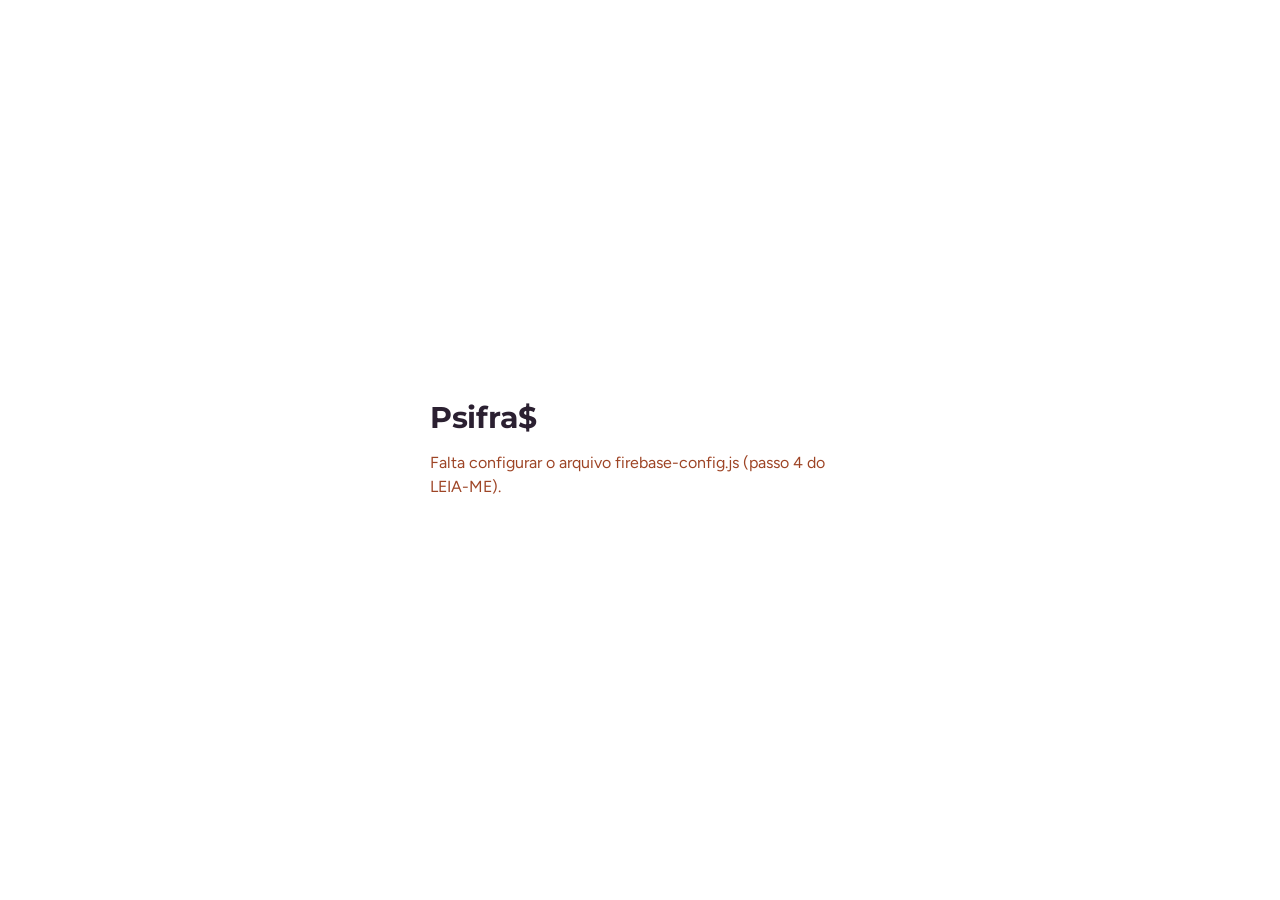
<file: clinica/index.html>
<!doctype html>
<html lang="pt-BR"><head><meta charset="utf-8">
<meta name="viewport" content="width=device-width,initial-scale=1,viewport-fit=cover">
<meta name="theme-color" content="#2B2031">
<meta name="robots" content="noindex">
<title>Psifra$</title>
<link rel="preconnect" href="https://fonts.googleapis.com"><link rel="preconnect" href="https://fonts.gstatic.com" crossorigin>
<link rel="stylesheet" href="https://fonts.googleapis.com/css2?family=Figtree:wght@300;400;600;700&family=Montserrat:wght@400;700&display=swap">
<link rel="stylesheet" href="style.css">
</head><body>
<div id="app"><div class="center"><span class="spin" aria-label="Carregando"></span></div></div>
<div id="print" aria-hidden="true"></div>
<script src="firebase-config.js"></script>
<script src="vendor/firebase-app-compat.js"></script>
<script src="vendor/firebase-app-check-compat.js"></script>
<script src="vendor/firebase-auth-compat.js"></script>
<script src="vendor/firebase-firestore-compat.js"></script>
<script src="vendor/qrcode.js"></script>
<script src="core.js"></script>
<script>document.title = window.CC.appName;</script>
<script src="app.js"></script>
</body></html>
</file>
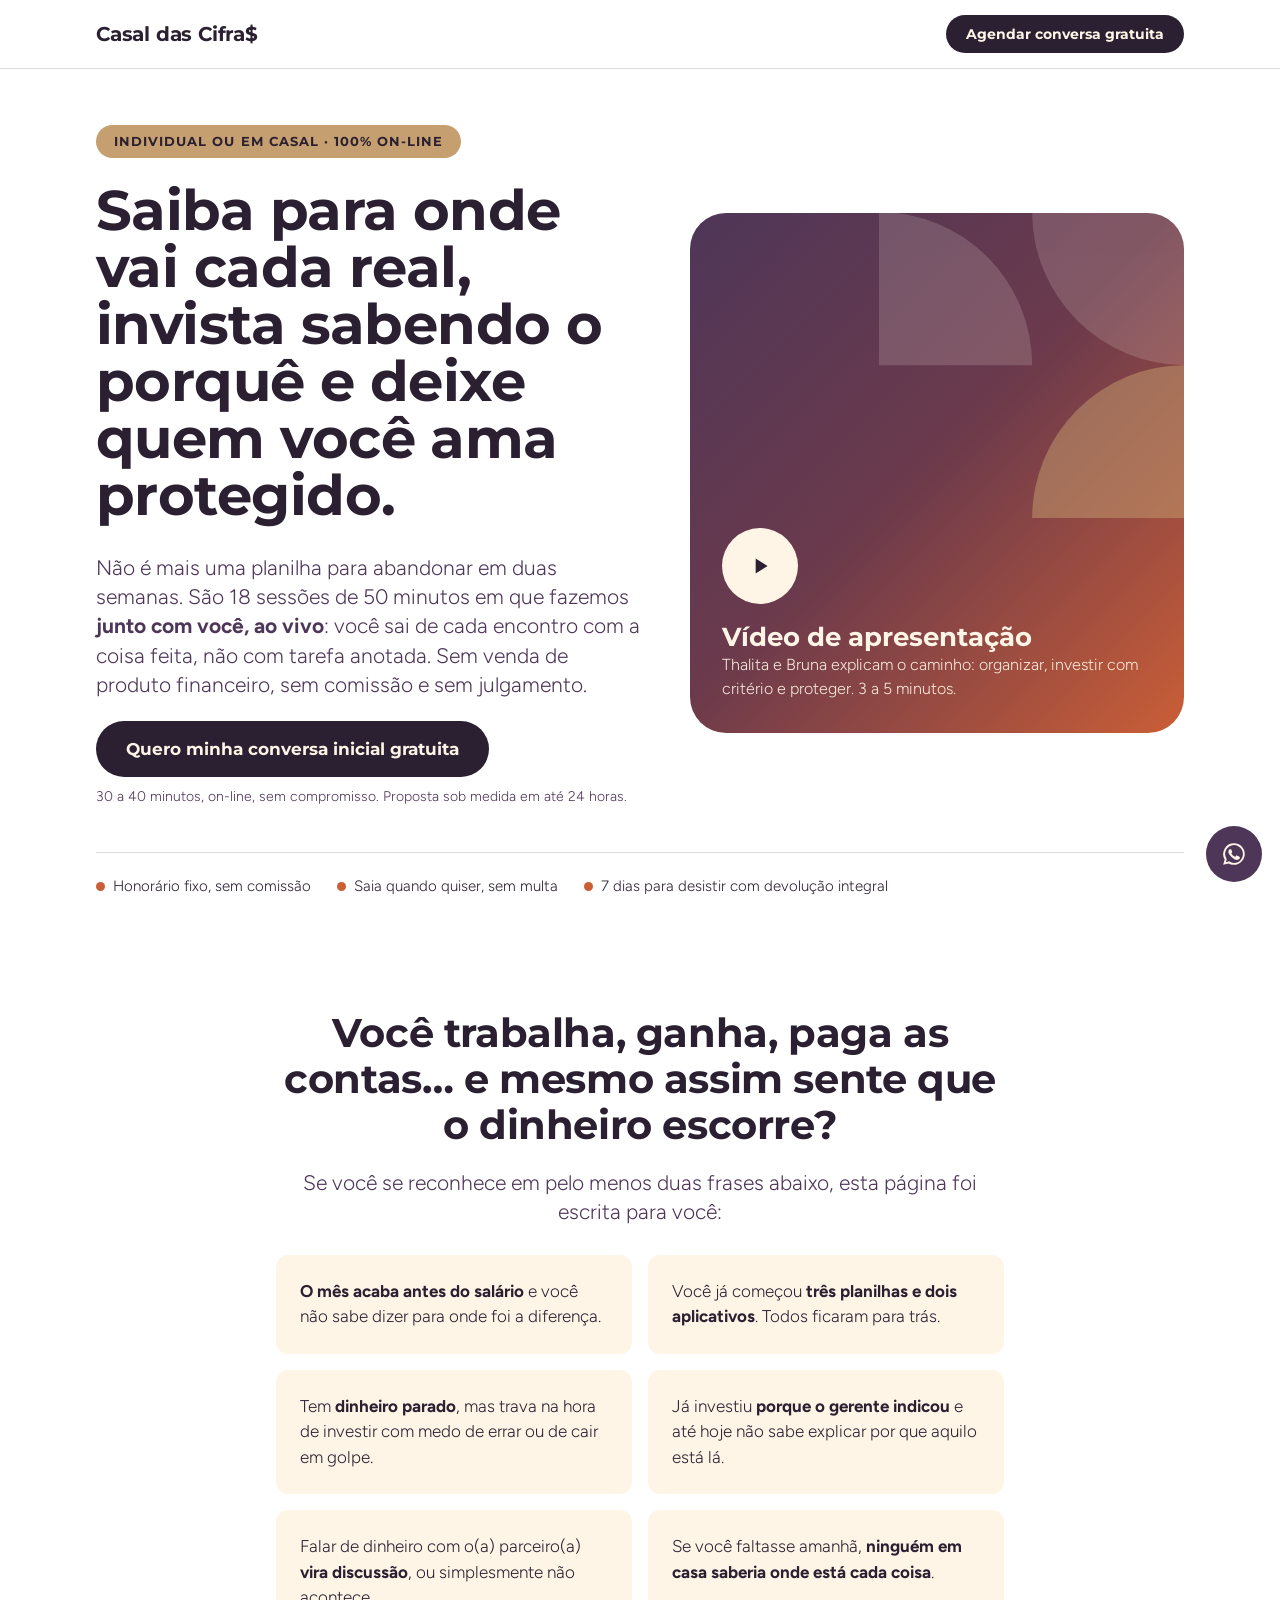
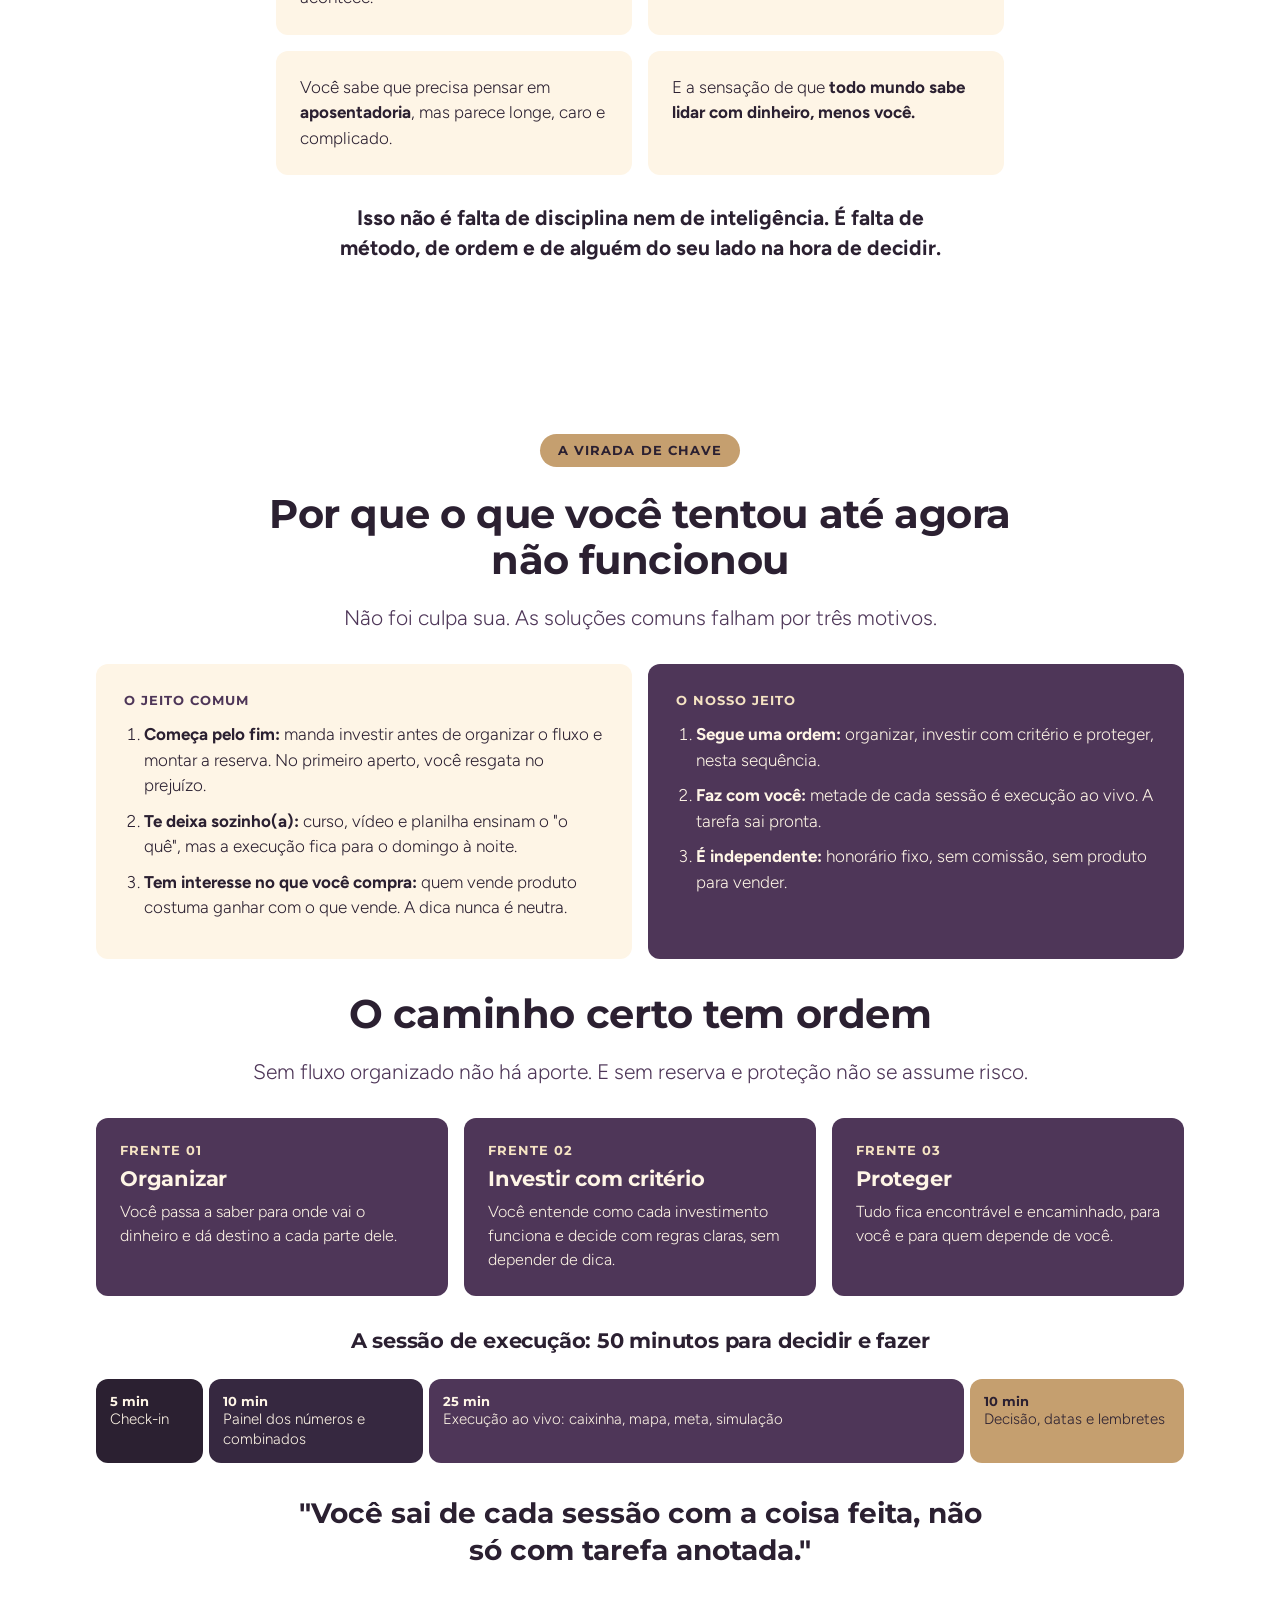
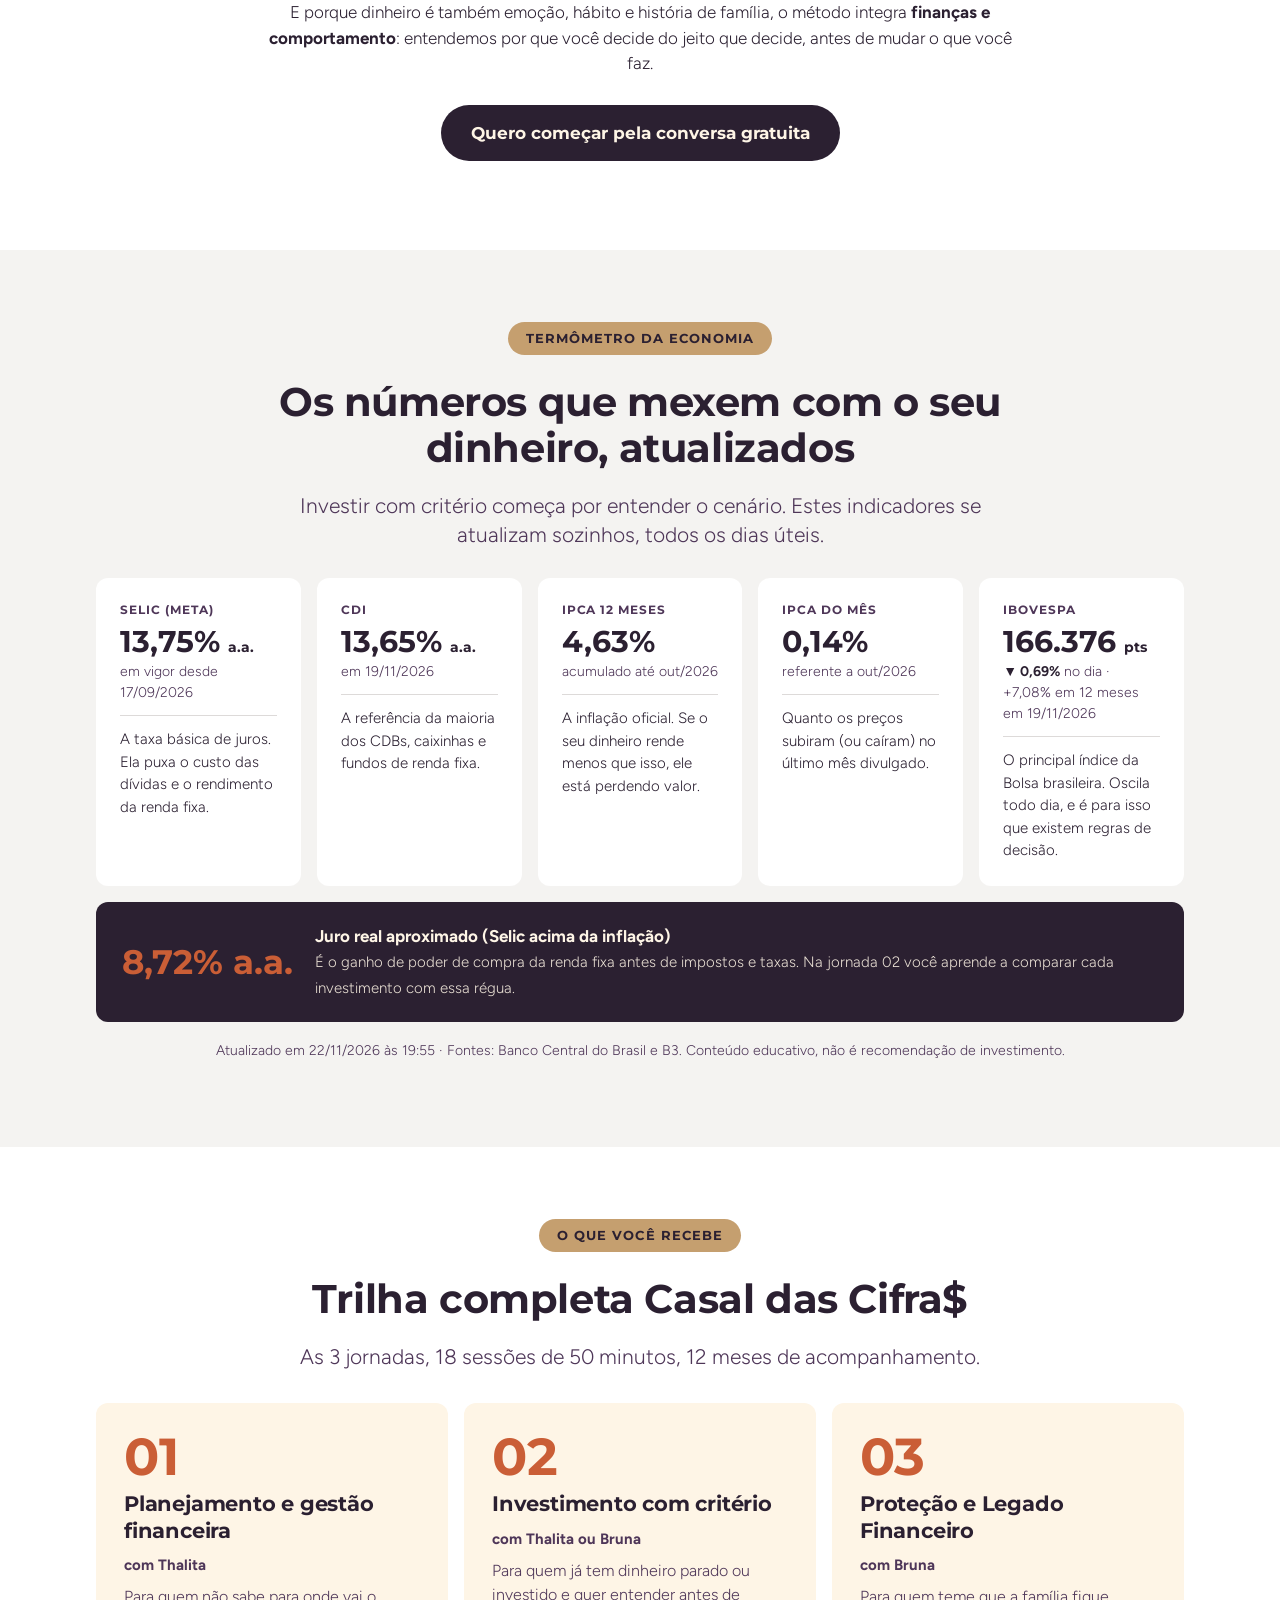
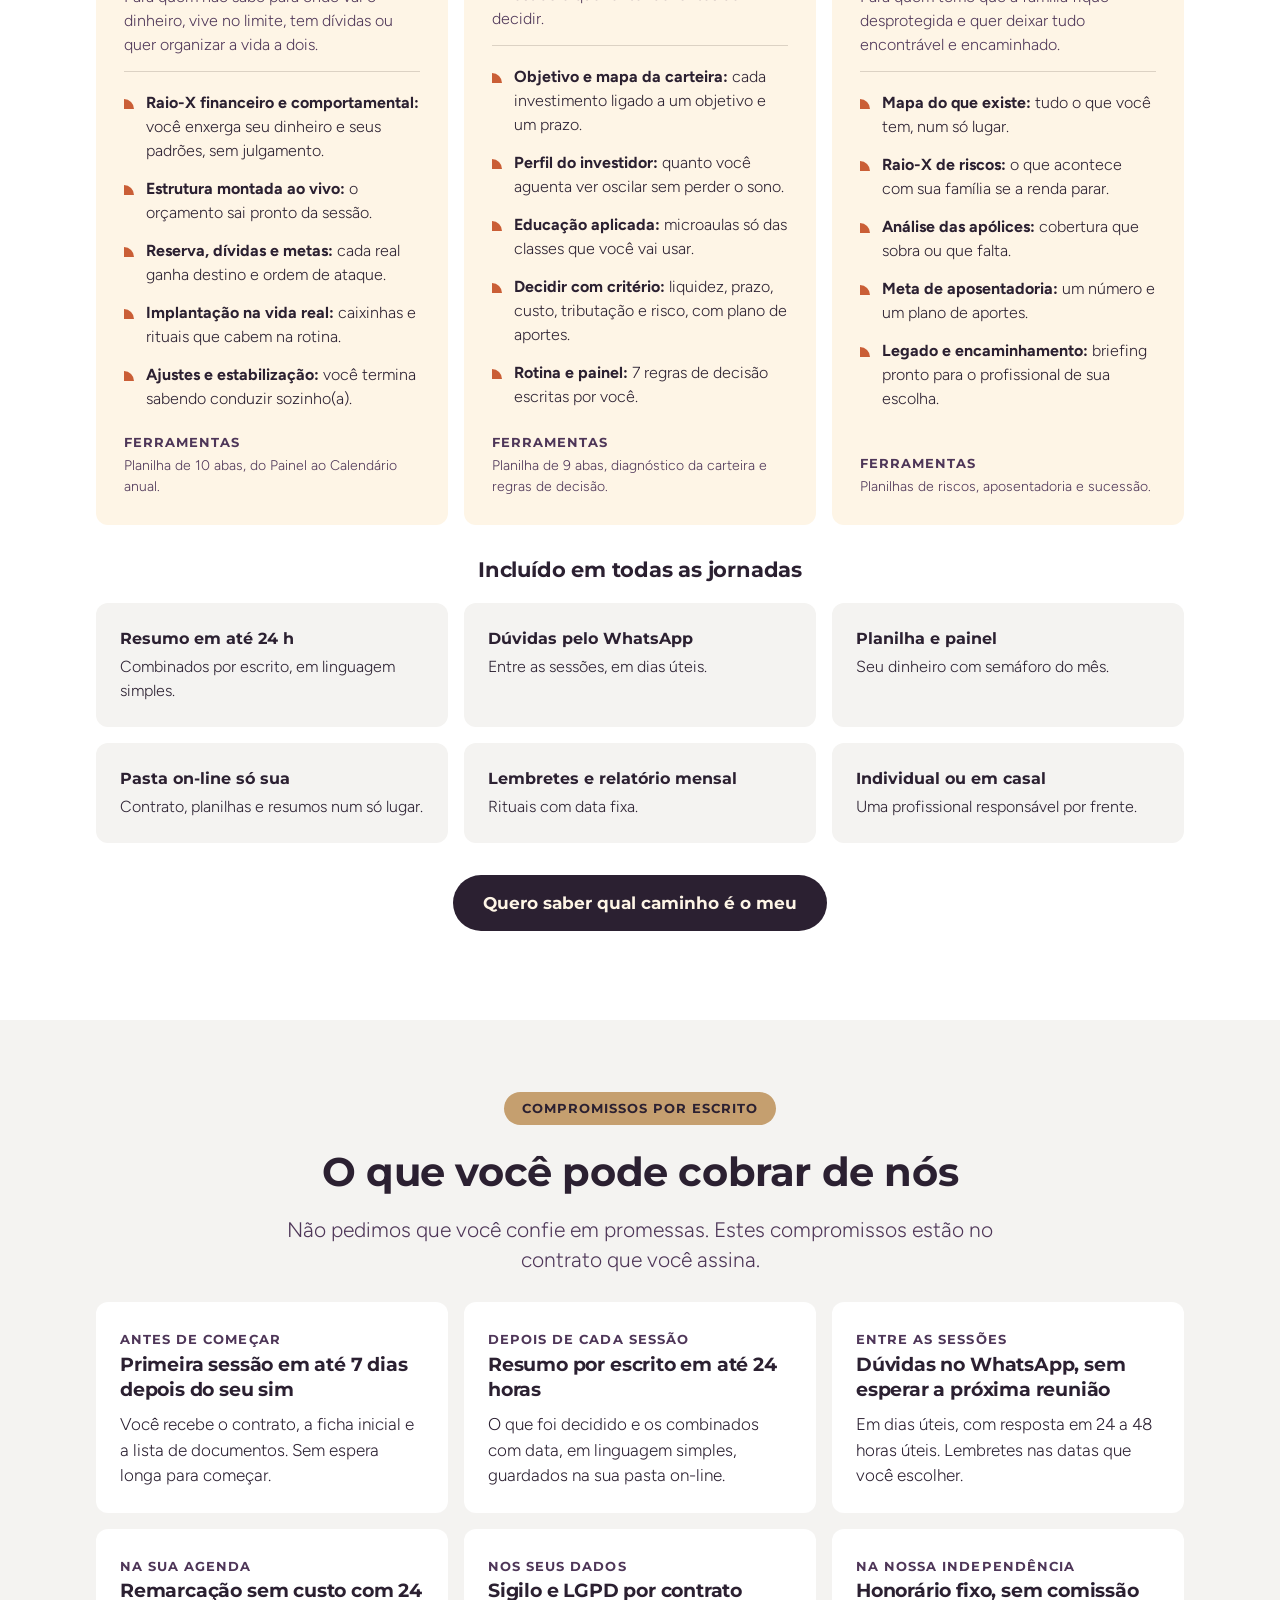
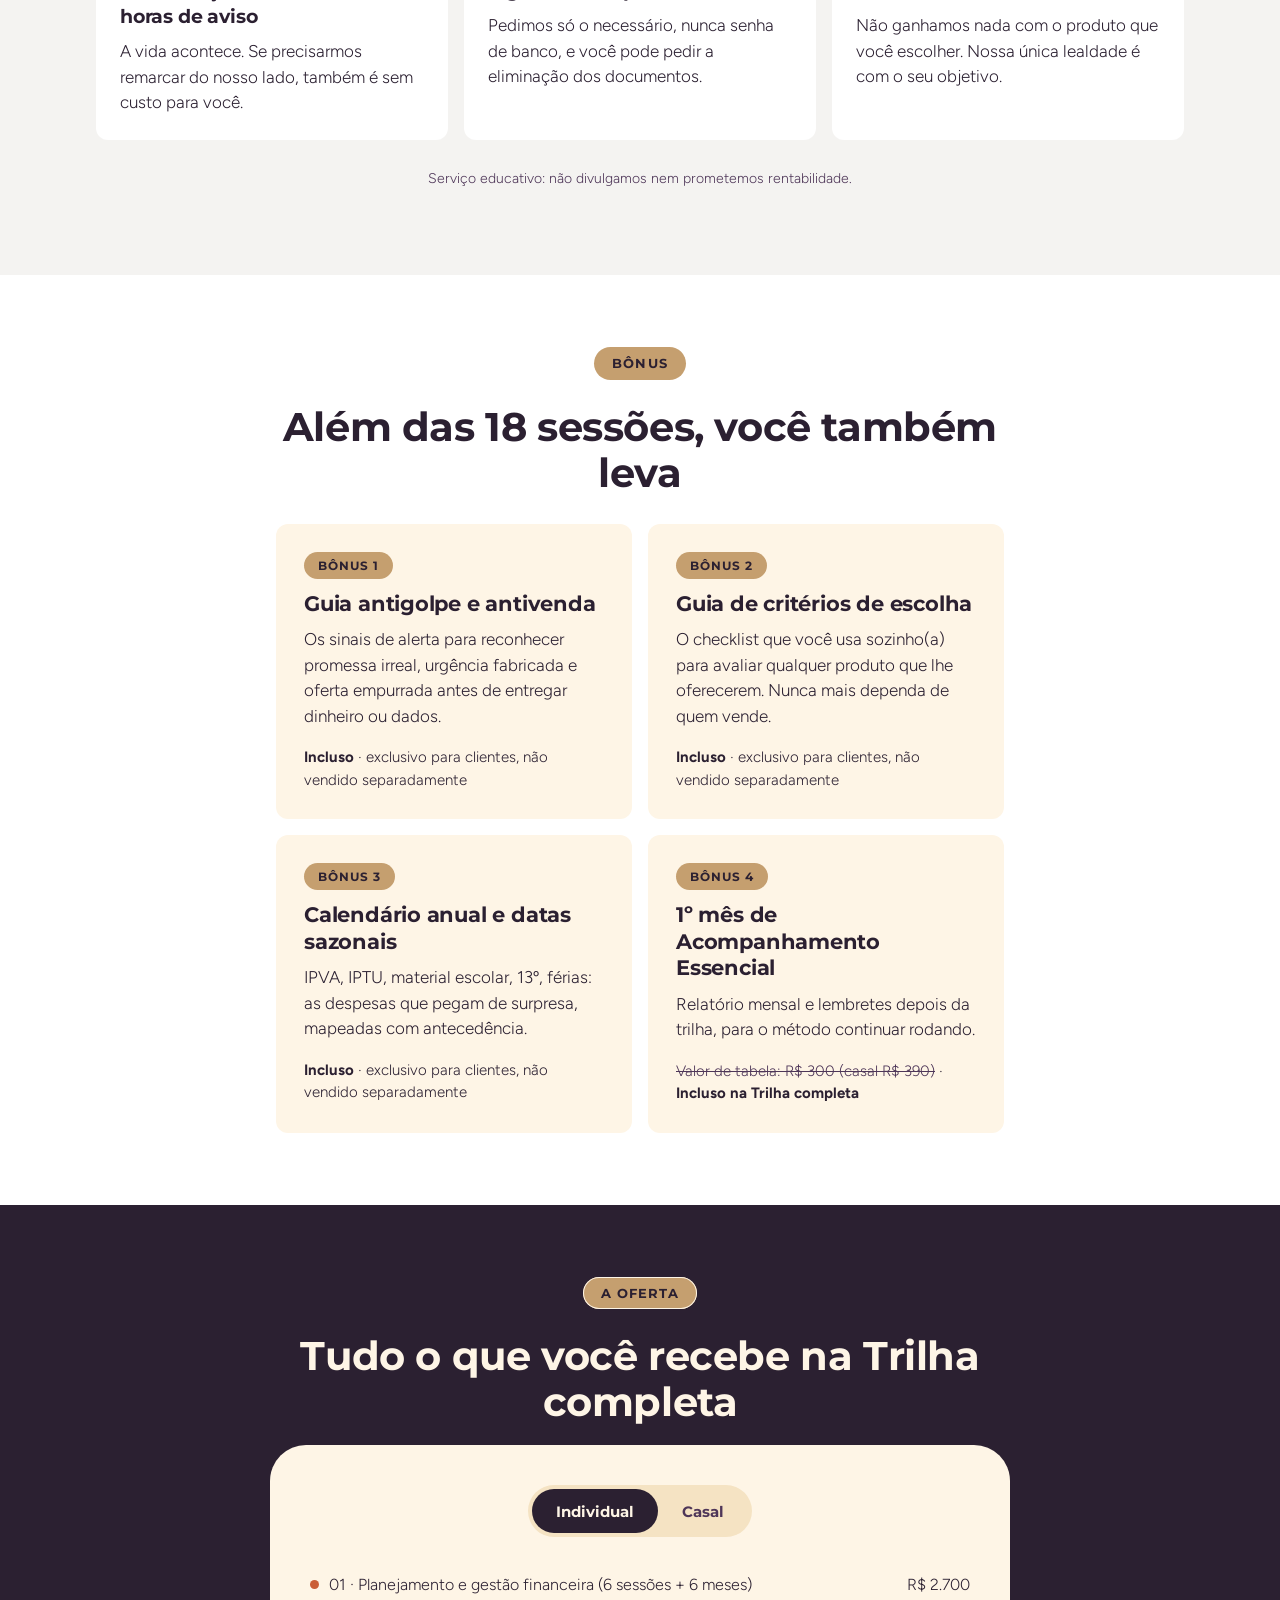
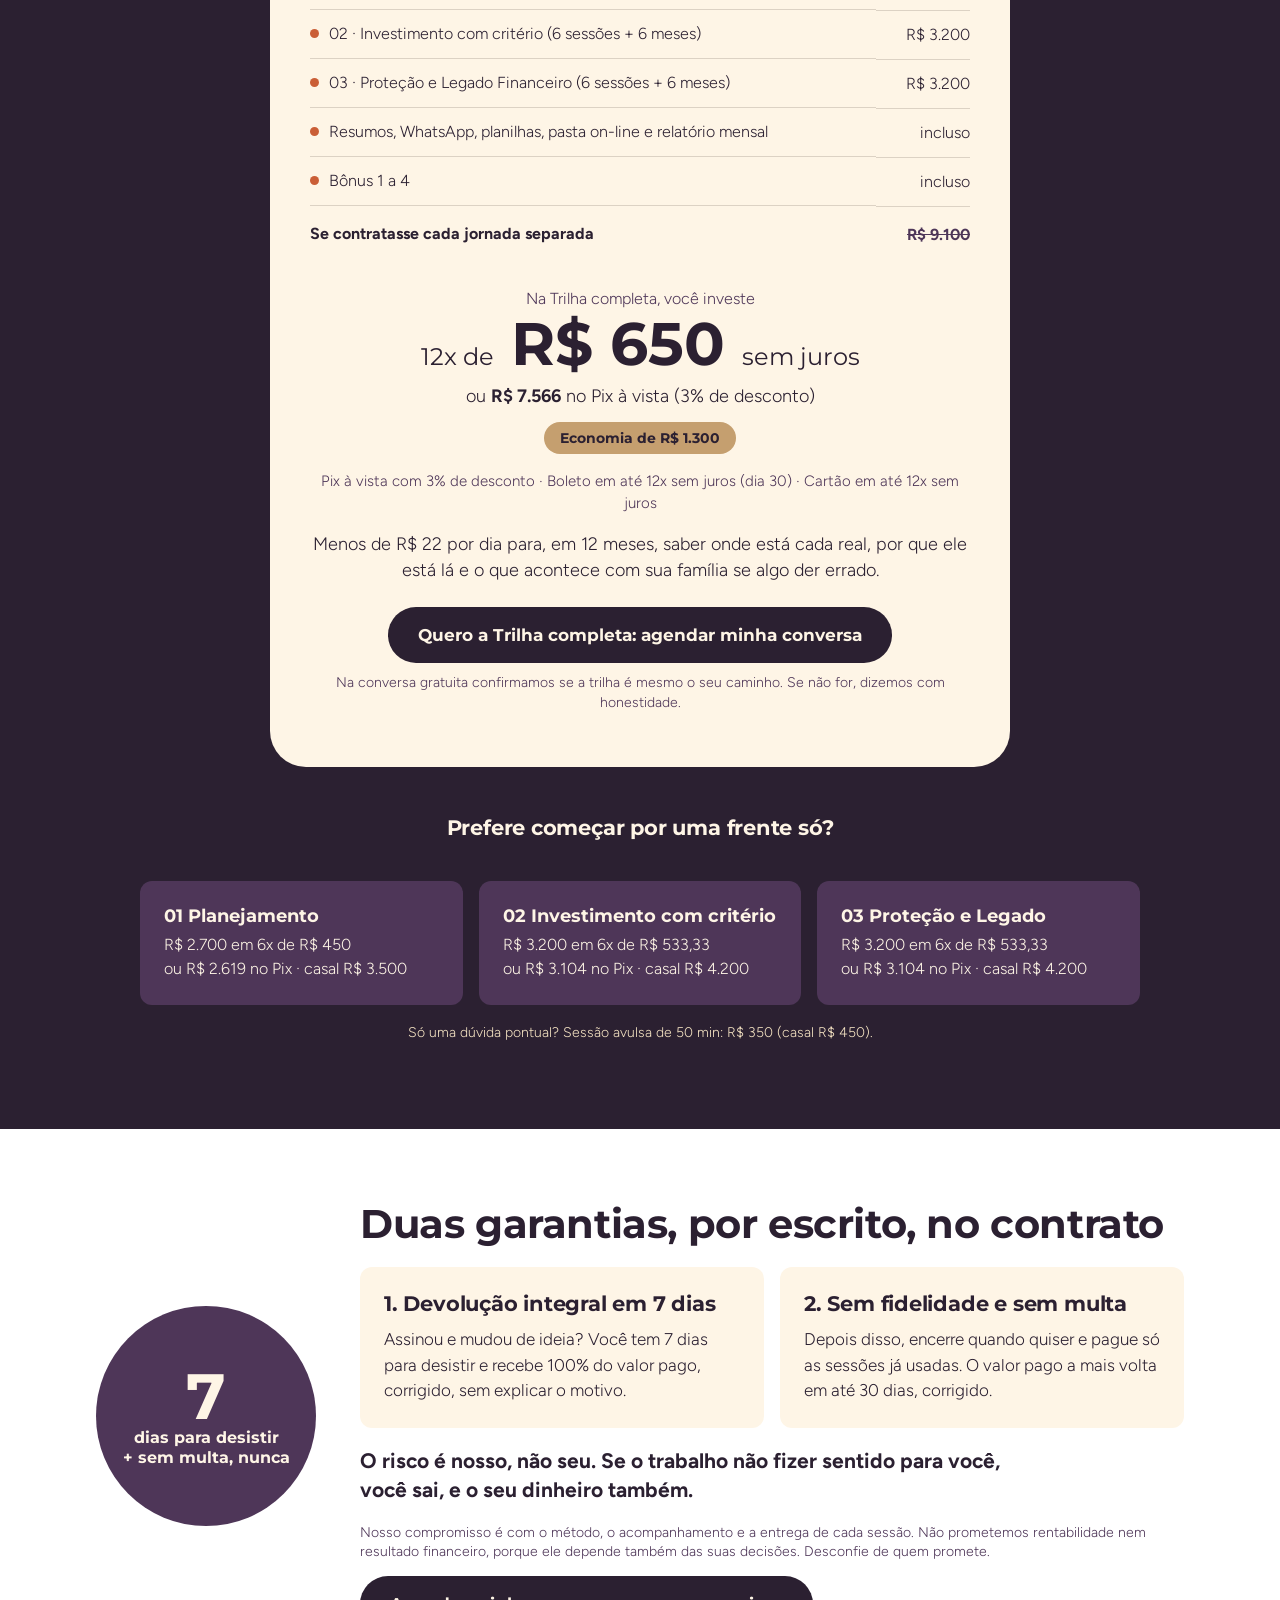
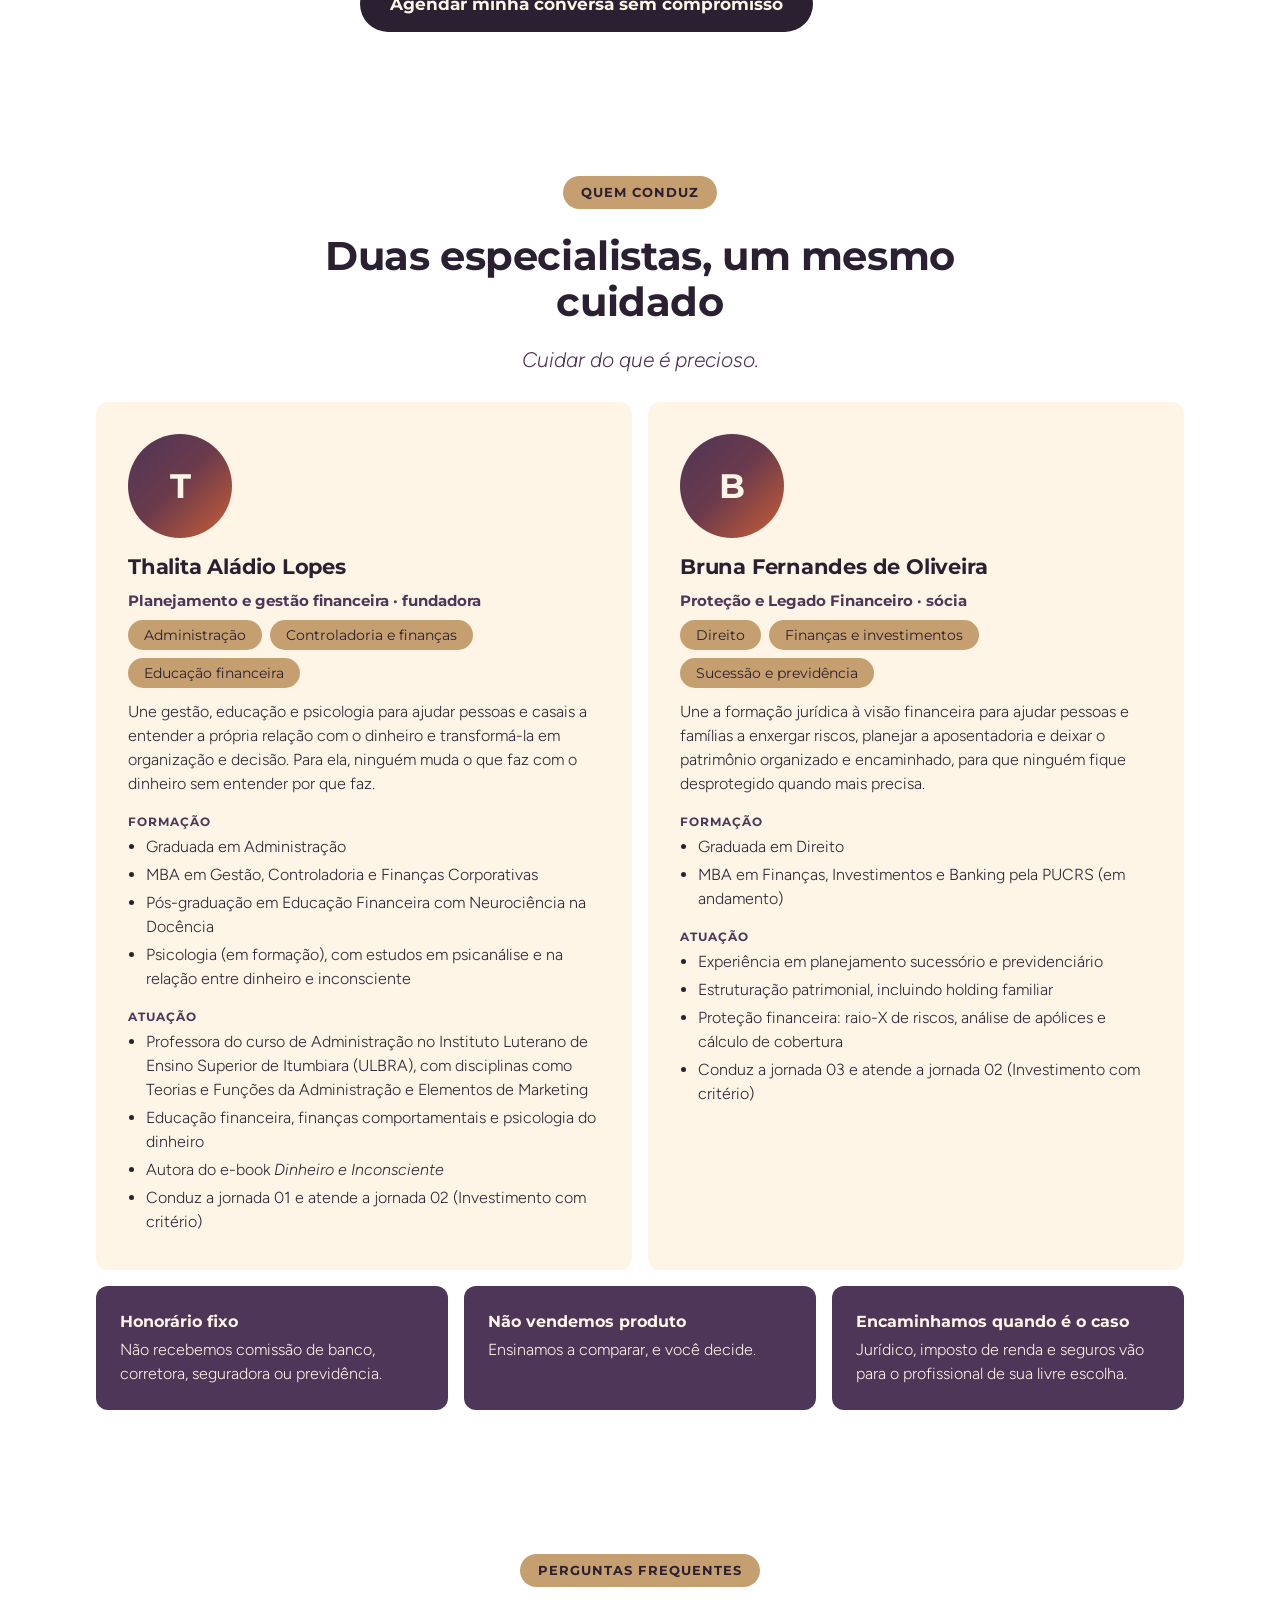
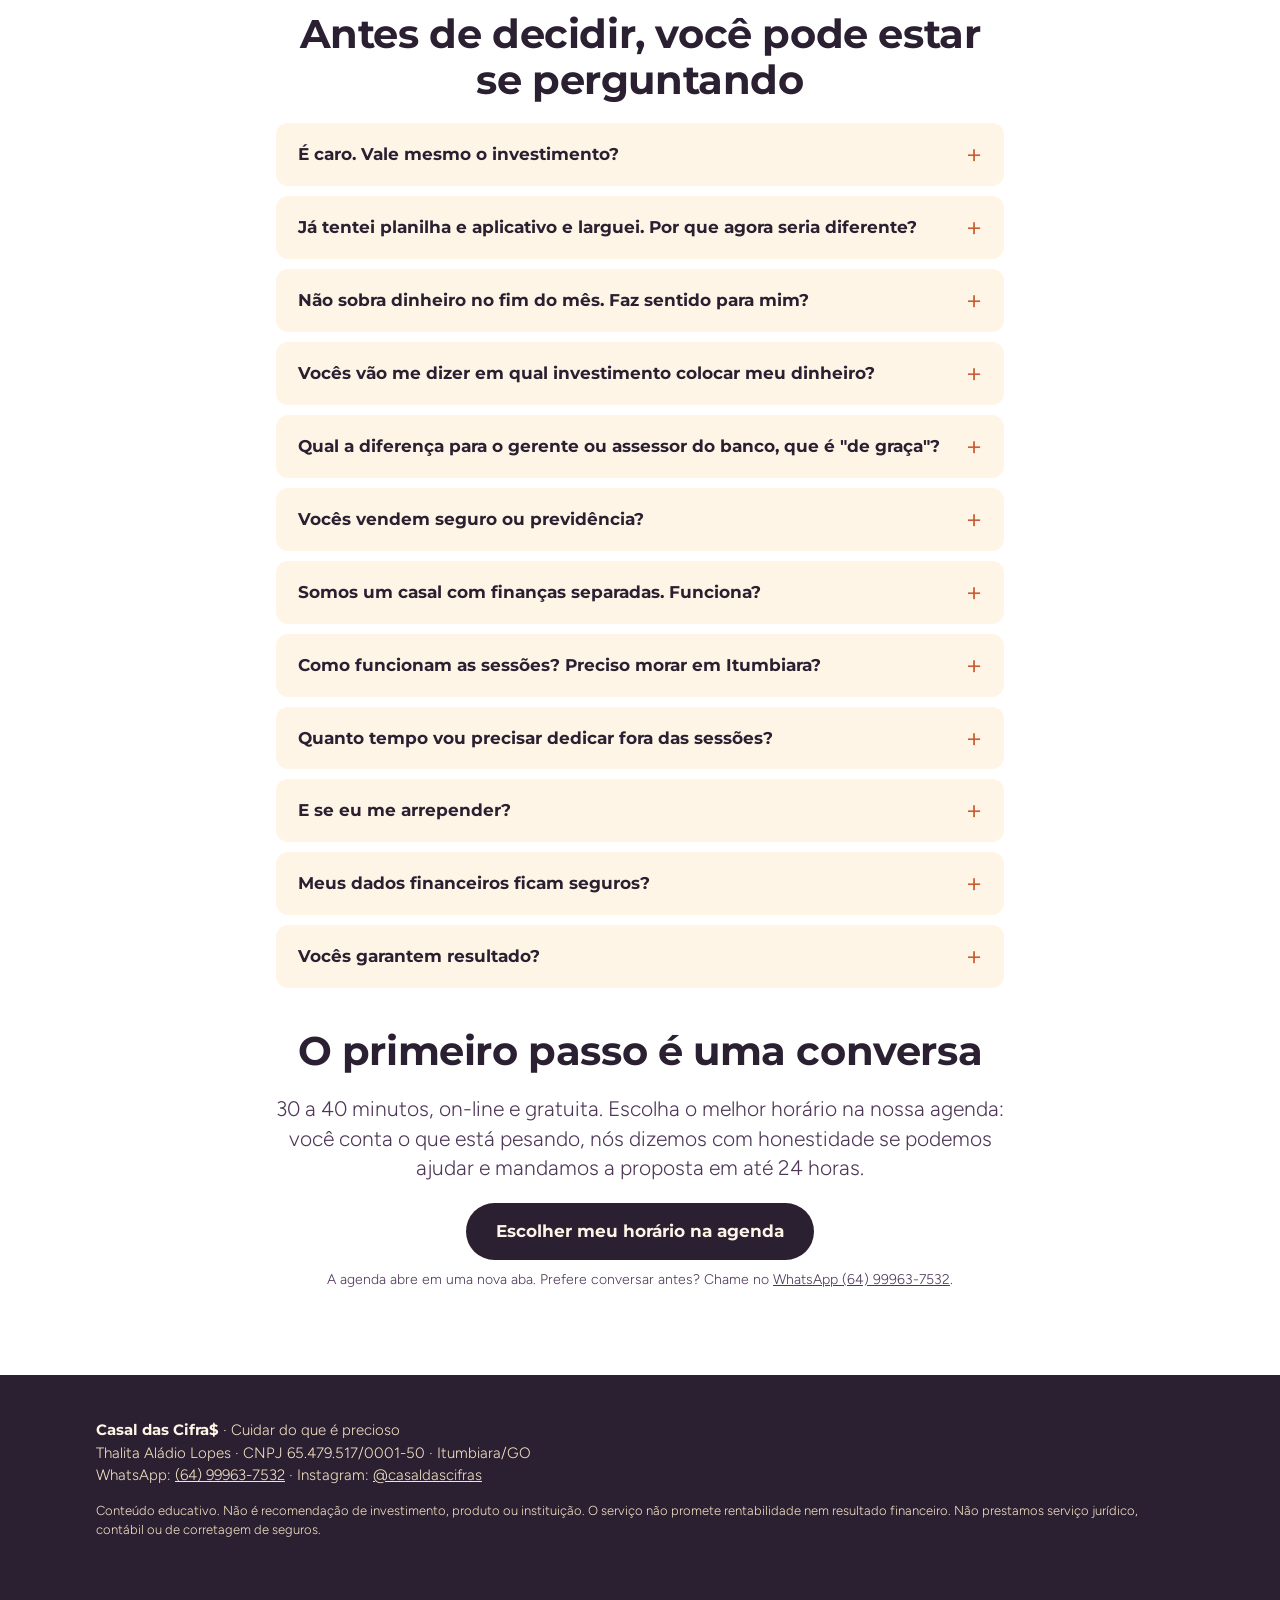
<file: vendas/index.html>
<!doctype html>
<html lang="pt-BR">
<head>
<meta charset="utf-8">
<meta name="viewport" content="width=device-width,initial-scale=1">
<title>Trilha completa · Casal das Cifra$</title>
<meta name="description" content="Organize, invista com critério e proteja quem você ama. 18 sessões ao vivo, honorário fixo, sem comissão e sem julgamento.">
<link rel="preconnect" href="https://fonts.googleapis.com">
<link rel="preconnect" href="https://fonts.gstatic.com" crossorigin>
<link rel="stylesheet" href="https://fonts.googleapis.com/css2?family=Figtree:wght@300;400;700&family=Montserrat:wght@400;700&display=swap">
<style>
/* Design system: Casal das Cifra$ (tokens da Direção Visual) */
:root{
  --ameixa-noite:#2b2031;--ameixa:#4e3658;--cobre:#ca5e36;--camel:#c59f6f;--creme:#f5e3c3;--creme-claro:#fef5e6;
  --branco:#ffffff;--cinza-papel:#f4f3f1;--ameixa-meio:#362840;--linha:rgba(48,28,20,.16);
  --surface:var(--branco);--surface-alt:var(--cinza-papel);--card:var(--creme-claro);
  --text:var(--ameixa-noite);--text-muted:var(--ameixa);--accent:var(--cobre);--support:var(--camel);--on-support:var(--ameixa-noite);--on-ameixa:var(--creme-claro);--focus:var(--ameixa);
  --grad:linear-gradient(135deg,var(--ameixa) 0%,#6b3a4c 48%,var(--cobre) 100%);
  --font-display:Montserrat,"Helvetica Neue",Arial,sans-serif;--font-text:Figtree,"Helvetica Neue",Arial,sans-serif;
  --space-1:8px;--space-2:16px;--space-3:24px;--space-4:40px;--space-5:72px;
  --radius-md:12px;--radius-lg:36px;--radius-pill:999px;
  color-scheme:light;
}
*{box-sizing:border-box}
html{scroll-behavior:smooth}
body{margin:0;background:var(--surface);color:var(--text);font:300 17px/1.5 var(--font-text);-webkit-font-smoothing:antialiased}
strong,b{font-weight:700}
img{max-width:100%;display:block}
a:focus-visible,button:focus-visible,summary:focus-visible{outline:2px solid var(--focus);outline-offset:3px}
.wrap{max-width:1120px;margin:0 auto;padding:0 16px}
.narrow{max-width:760px;margin:0 auto}
h1,h2,h3,h4{font-family:var(--font-display);font-weight:700;line-height:1.15;margin:0 0 .5em;color:var(--text);letter-spacing:-0.01em}
h1{font-size:clamp(34px,5.2vw,56px);line-height:1.02}
h2{font-size:clamp(27px,3.6vw,40px)}
h3{font-size:21px;line-height:1.25}
p{margin:0 0 1em}
section{padding:var(--space-5) 0}
.alt{background:var(--surface)}
.tint{background:var(--surface-alt)}
.dark{background:var(--ameixa-noite);color:var(--creme-claro)}
.dark h2,.dark h3{color:var(--creme-claro)}
.tag{display:inline-block;font:700 13px/1.3 var(--font-display);letter-spacing:.08em;text-transform:uppercase;color:var(--on-support);background:var(--support);padding:8px 18px;border-radius:var(--radius-pill);margin-bottom:var(--space-3)}
.dark .tag{box-shadow:inset 0 0 0 1px var(--creme-claro)}
.center{text-align:center}
.lead{font:300 21px/1.4 var(--font-text);color:var(--text-muted)}
.dark .lead{color:var(--creme)}
.pend{background:var(--creme);color:var(--ameixa-noite);outline:1px dashed var(--cobre);font:700 .82em var(--font-text);padding:1px 6px;border-radius:4px;overflow-wrap:anywhere}
.btn{display:inline-block;background:var(--ameixa-noite);color:var(--creme-claro);text-decoration:none;font:700 17px/1.2 var(--font-display);padding:18px 30px;border-radius:var(--radius-pill);transition:background .15s,transform .15s;text-align:center}
.btn:hover{background:var(--ameixa);transform:translateY(-1px)}
.dark .btn,.on-grad .btn{background:var(--creme-claro);color:var(--ameixa-noite)}
.dark .btn:hover,.on-grad .btn:hover{background:var(--creme)}
.offer .btn{background:var(--ameixa-noite);color:var(--creme-claro)}
.offer .btn:hover{background:var(--ameixa)}
.micro{font-size:14px;line-height:1.4;color:var(--text-muted);margin-top:10px}
.dark .micro{color:var(--creme)}
.offer .micro{color:var(--text-muted)}
.rotulo{font:700 13px/1.3 var(--font-display);letter-spacing:.08em;text-transform:uppercase;color:var(--text-muted)}
.ico{width:18px;height:18px;flex:none;vertical-align:-3px}

/* topo */
.top{position:sticky;top:0;z-index:20;background:rgba(255,255,255,.95);backdrop-filter:blur(6px);border-bottom:1px solid var(--linha)}
.top .wrap{display:flex;align-items:center;justify-content:space-between;height:68px}
.brand{font:700 20px var(--font-display);color:var(--text);text-decoration:none;letter-spacing:-0.01em}
.top .btn{padding:11px 20px;font-size:14px}

/* hero: texto no branco, degradê no painel lateral */
.hero{padding:56px 0 40px}
.hero-grid{display:grid;grid-template-columns:1.05fr .95fr;gap:48px;align-items:center}
.hero .lead{margin-top:var(--space-2)}
.vsl{aspect-ratio:4/5;max-height:520px;width:100%;border-radius:var(--radius-lg);background:var(--grad);display:flex;flex-direction:column;justify-content:flex-end;color:var(--creme-claro);padding:32px;position:relative;overflow:hidden}
.vsl svg.arcs{position:absolute;right:-1px;top:-1px;width:62%;height:auto;opacity:.9}
.vsl .play{width:76px;height:76px;border-radius:50%;background:var(--creme-claro);display:grid;place-items:center;margin-bottom:18px}
.vsl strong{font:700 26px/1.2 var(--font-display)}
.vsl span{font-size:16px;opacity:.95}
.trust{display:flex;flex-wrap:wrap;gap:10px 26px;margin-top:32px;padding-top:22px;border-top:1px solid var(--linha);font-size:15px;color:var(--text)}
.trust span{display:inline-flex;gap:8px;align-items:center}
.trust span::before,.stack td:first-child::before{content:"";width:9px;height:9px;border-radius:50%;background:var(--cobre);flex:none;display:inline-block}

/* dor */
.pains{display:grid;grid-template-columns:repeat(2,1fr);gap:var(--space-2);margin:28px 0}
.pain{background:var(--card);border-radius:var(--radius-md);padding:var(--space-3)}
.callout{font:700 21px/1.4 var(--font-text);color:var(--text);text-align:center;margin:28px auto;max-width:640px}

/* mecanismo */
.compare{display:grid;grid-template-columns:1fr 1fr;gap:var(--space-2);margin:32px 0}
.col{border-radius:var(--radius-md);padding:28px}
.col.bad{background:var(--card)}
.col.good{background:var(--ameixa);color:var(--on-ameixa)}
.col h4{font:700 13px var(--font-display);letter-spacing:.08em;text-transform:uppercase;margin-bottom:14px}
.col.bad h4{color:var(--text-muted)}.col.good h4{color:var(--creme)}
.col ol{margin:0;padding-left:20px}.col li{margin-bottom:10px}
.flow{display:grid;grid-template-columns:repeat(3,1fr);gap:var(--space-2);margin:32px 0}
.step{background:var(--ameixa);color:var(--on-ameixa);border-radius:var(--radius-md);padding:var(--space-3)}
.step b{display:block;font:700 13px var(--font-display);letter-spacing:.08em;color:var(--creme)}
.step h3{margin:8px 0;color:var(--creme-claro)}
.step p{margin:0;font-size:16px}
.timeline{display:grid;grid-template-columns:5fr 10fr 25fr 10fr;gap:6px;margin:24px 0 10px}
.tl{padding:14px;border-radius:var(--radius-md);color:var(--creme-claro);font-size:15px;line-height:1.35}
.tl b{display:block;font:700 13px var(--font-display)}
.tl:nth-child(1){background:var(--ameixa-noite)}.tl:nth-child(2){background:var(--ameixa-meio)}.tl:nth-child(3){background:var(--ameixa)}.tl:nth-child(4){background:var(--camel);color:var(--ameixa-noite)}
.quote-big{font:700 clamp(22px,2.6vw,28px)/1.3 var(--font-display);text-align:center;margin:32px auto;max-width:700px;color:var(--text)}

/* indicadores */
.ind-grid{display:grid;grid-template-columns:repeat(5,1fr);gap:var(--space-2);margin-top:28px}
.ind{background:var(--branco);border-radius:var(--radius-md);padding:var(--space-3)}
.ind .k{font:700 12px var(--font-display);letter-spacing:.08em;text-transform:uppercase;color:var(--text-muted)}
.ind .v{font:700 30px/1.15 var(--font-display);color:var(--text);margin:8px 0 2px}
.ind .d{font-size:14px;color:var(--text-muted)}
.ind .up,.ind .down{font-weight:700;color:var(--text)}
.ind p{font-size:15px;margin:12px 0 0;border-top:1px solid var(--linha);padding-top:12px}
.ind-foot{font-size:14px;color:var(--text-muted);text-align:center;margin-top:18px}
.real{margin-top:var(--space-2);background:var(--ameixa-noite);color:var(--creme-claro);border-radius:var(--radius-md);padding:22px 26px;display:flex;gap:22px;align-items:center;flex-wrap:wrap}
.real b{font:700 34px var(--font-display);color:var(--cobre)}

/* produto */
.jours{display:grid;grid-template-columns:repeat(3,1fr);gap:var(--space-2);margin:32px 0}
.jour{background:var(--card);border-radius:var(--radius-md);padding:28px;display:flex;flex-direction:column}
.jour .n{font:700 52px/1 var(--font-display);color:var(--cobre);margin-bottom:8px}
.jour .who{font-size:15px;color:var(--text-muted);margin-bottom:8px;font-weight:700}
.jour .for{font-size:16px;color:var(--text-muted);border-bottom:1px solid var(--linha);padding-bottom:14px;margin-bottom:12px}
.jour ul{margin:0;padding:0;list-style:none;font-size:16px}
.jour li{padding:7px 0 7px 22px;position:relative}
.jour li::before{content:"";position:absolute;left:0;top:15px;width:10px;height:10px;border-radius:0 10px 0 0;background:var(--cobre)}
.jour .tool{margin-top:auto;padding-top:16px;font-size:14px;color:var(--text-muted)}
.jour .tool .rotulo{display:block;margin-bottom:4px}
.incl{display:grid;grid-template-columns:repeat(3,1fr);gap:var(--space-2);margin-top:20px}
.inc{background:var(--surface-alt);border-radius:var(--radius-md);padding:var(--space-3);font-size:16px}
.inc b{display:block;margin-bottom:4px;font-family:var(--font-display)}

/* prova */
.tests{display:grid;grid-template-columns:repeat(3,1fr);gap:var(--space-2);margin:28px 0}
.test{background:var(--branco);border-radius:var(--radius-md);padding:var(--space-3)}
.test h4{font:700 19px/1.35 var(--font-display)}
.test .who{font-size:14px;color:var(--text-muted);margin-top:12px}
.stats{display:flex;justify-content:center;flex-wrap:wrap;gap:48px;margin-top:24px;text-align:center}
.stats b{display:block;font:700 40px var(--font-display);color:var(--cobre)}
.note{font-size:14px;color:var(--text-muted);text-align:center;margin-top:18px}

/* bônus */
.bonus{display:grid;grid-template-columns:repeat(2,1fr);gap:var(--space-2);margin-top:28px}
.bn{background:var(--card);border-radius:var(--radius-md);padding:28px}
.bn .rib{font:700 12px var(--font-display);letter-spacing:.08em;color:var(--on-support);background:var(--support);display:inline-block;padding:6px 14px;border-radius:var(--radius-pill);margin-bottom:12px}
.bn .val{margin-top:12px;font-size:15px}
.bn s{color:var(--text-muted)}
.bn .free{color:var(--text);font-weight:700}

/* oferta */
.offer{max-width:740px;margin:0 auto;background:var(--creme-claro);color:var(--text);border-radius:var(--radius-lg);padding:40px}
.toggle{display:flex;background:var(--creme);border-radius:var(--radius-pill);padding:4px;width:max-content;margin:0 auto 24px}
.toggle button{border:0;background:transparent;font:700 15px var(--font-display);color:var(--ameixa);padding:12px 24px;border-radius:var(--radius-pill);cursor:pointer;min-height:44px}
.toggle button[aria-pressed="true"]{background:var(--ameixa-noite);color:var(--creme-claro)}
.stack{width:100%;border-collapse:collapse;font-size:16px}
.stack td{padding:12px 0;border-bottom:1px solid var(--linha);vertical-align:top}
.stack td:first-child{display:flex;gap:10px;align-items:baseline}
.stack td:first-child::before{transform:translateY(-1px)}
.stack td:last-child{text-align:right;white-space:nowrap;padding-left:12px}
.stack tr.sum td{border-bottom:none;font-weight:700;padding-top:16px}
.stack tr.sum td::before{display:none}
.stack s{color:var(--text-muted)}
.price{text-align:center;margin:28px 0 8px}
.price .lbl{font-size:16px;color:var(--text-muted)}
.price .big{font:700 clamp(42px,7vw,60px)/1.1 var(--font-display);color:var(--text)}
.price .big small{font-size:.4em;font-weight:400}
.price .pix{font-size:18px;margin-top:6px}
.save{display:inline-block;background:var(--support);color:var(--on-support);font:700 14px var(--font-display);padding:7px 16px;border-radius:var(--radius-pill);margin-top:12px}
.pay{font-size:15px;color:var(--text-muted);text-align:center;margin:16px 0}
.reframe{font:300 18px/1.45 var(--font-text);text-align:center;color:var(--text);margin:16px 0 24px}
.minis{display:grid;grid-template-columns:repeat(3,1fr);gap:var(--space-2);max-width:1000px;margin:40px auto 0}
.mini{background:var(--ameixa);border-radius:var(--radius-md);padding:var(--space-3);font-size:16px;color:var(--creme-claro)}
.mini b{display:block;font:700 18px var(--font-display);margin-bottom:6px}

/* garantia */
.guar{display:grid;grid-template-columns:220px 1fr;gap:44px;align-items:center}
.seal{width:220px;height:220px;border-radius:50%;background:var(--ameixa);display:grid;place-items:center;text-align:center;color:var(--creme-claro);font:700 16px/1.3 var(--font-display);padding:20px}
.seal b{display:block;font:700 64px/1 var(--font-display);color:var(--creme-claro)}
.g2{display:grid;grid-template-columns:1fr 1fr;gap:var(--space-2);margin:18px 0}
.g2 div{background:var(--card);border-radius:var(--radius-md);padding:var(--space-3)}

/* autoridade */
.experts{display:grid;grid-template-columns:1fr 1fr;gap:var(--space-2);margin-top:28px}
.ex{background:var(--card);border-radius:var(--radius-md);padding:32px}
.ph{width:104px;height:104px;border-radius:50%;background:var(--grad);display:grid;place-items:center;font:700 34px var(--font-display);color:var(--creme-claro);margin-bottom:16px}
.ex .role{color:var(--text-muted);font:700 15px var(--font-display);margin-bottom:10px}
.ex .bio{font-size:16px;margin:12px 0}
.ex h4{font:700 12px var(--font-display);letter-spacing:.08em;text-transform:uppercase;color:var(--text-muted);margin:18px 0 6px}
.ex ul{padding-left:18px;margin:0;font-size:16px}
.ex li{margin-bottom:4px}
.pills{display:flex;flex-wrap:wrap;gap:8px;margin:4px 0 6px}
.pills span{background:var(--support);color:var(--on-support);border-radius:var(--radius-pill);padding:6px 16px;font:400 14px var(--font-display)}
.indep{display:grid;grid-template-columns:repeat(3,1fr);gap:var(--space-2);margin-top:var(--space-2)}
.indep div{background:var(--ameixa);color:var(--on-ameixa);border-radius:var(--radius-md);padding:var(--space-3);font-size:16px}
.indep b{display:block;color:var(--creme-claro);margin-bottom:4px;font-family:var(--font-display)}

/* faq */
.faq details{background:var(--card);border-radius:var(--radius-md);margin-bottom:10px}
.faq summary{cursor:pointer;list-style:none;padding:20px 52px 20px 22px;font:700 17px/1.35 var(--font-display);position:relative;min-height:44px}
.faq summary::-webkit-details-marker{display:none}
.faq summary::after{content:"+";position:absolute;right:22px;top:15px;font:400 28px var(--font-display);color:var(--cobre)}
.faq details[open] summary::after{content:"–"}
.faq details p{padding:0 22px 20px;margin:0}
.agenda-frame{width:100%;height:660px;border:0;border-radius:var(--radius-md);background:#fff;margin-top:20px}

footer{background:var(--ameixa-noite);color:var(--creme);font-size:15px;padding:44px 0 100px}
footer b{color:var(--creme-claro);font-family:var(--font-display)}
.disc{font-size:13px;margin-top:14px}

/* barra fixa no celular e WhatsApp */
.mbar{display:none}
.wa{position:fixed;right:18px;bottom:18px;width:56px;height:56px;border-radius:50%;background:var(--ameixa);color:var(--creme-claro);display:grid;place-items:center;text-decoration:none;z-index:30}
.wa:hover{background:var(--ameixa-noite)}

@media (max-width:1000px){.ind-grid{grid-template-columns:repeat(2,1fr)}}
@media (max-width:880px){
  section{padding:56px 0}
  .hero-grid,.compare,.guar,.experts{grid-template-columns:1fr}
  .hero-grid{gap:28px}
  .vsl{aspect-ratio:16/11}
  .pains,.bonus,.g2,.flow{grid-template-columns:1fr}
  .timeline{grid-template-columns:1fr}
  .jours,.incl,.tests,.minis,.indep{grid-template-columns:1fr}
  .seal{margin:0 auto}
  .offer{padding:24px;border-radius:var(--radius-md)}
  .ex{padding:var(--space-3)}
  .top .btn{display:none}
  .mbar{display:block;position:fixed;left:0;right:0;bottom:0;padding:10px 16px calc(10px + env(safe-area-inset-bottom));background:rgba(255,255,255,.97);border-top:1px solid var(--linha);z-index:25;transform:translateY(110%);transition:transform .25s}
  .mbar.on{transform:none}
  .mbar .btn{display:block;padding:15px}
  .wa{bottom:86px}
}
</style>
</head>
<body>

<!-- ============ TOPO ============ -->
<header class="top">
  <div class="wrap">
    <a class="brand" href="#">Casal das Cifra$</a>
    <a class="btn" href="#agendar" data-cta>Agendar conversa gratuita</a>
  </div>
</header>

<main>

<!-- ============ DOBRA 1 ============ -->
<section class="hero">
  <div class="wrap hero-grid">
    <div>
      <span class="tag">Individual ou em casal · 100% on-line</span>
      <h1>Saiba para onde vai cada real, invista sabendo o porquê e deixe quem você ama protegido.</h1>
      <p class="lead">Não é mais uma planilha para abandonar em duas semanas. São 18 sessões de 50 minutos em que fazemos <strong>junto com você, ao vivo</strong>: você sai de cada encontro com a coisa feita, não com tarefa anotada. Sem venda de produto financeiro, sem comissão e sem julgamento.</p>
      <a class="btn cta" href="#agendar" data-cta>Quero minha conversa inicial gratuita</a>
      <p class="micro">30 a 40 minutos, on-line, sem compromisso. Proposta sob medida em até 24 horas.</p>
    </div>
    <!-- VSL: substituir este bloco pelo <iframe> do vídeo (YouTube/Vimeo, 16:9) -->
    <div class="vsl on-grad" role="img" aria-label="Espaço para o vídeo de apresentação de Thalita e Bruna">
      <svg class="arcs" viewBox="0 0 192 192" aria-hidden="true"><path d="M0 0 A96 96 0 0 1 96 96 L0 96 Z" fill="#fef5e6" opacity=".18"/><path d="M192 96 A96 96 0 0 1 96 0 L192 0 Z" fill="#fef5e6" opacity=".18"/><path d="M96 192 A96 96 0 0 1 192 96 L192 192 Z" fill="#c59f6f" opacity=".55"/></svg>
      <div class="play"><svg width="26" height="26" viewBox="0 0 24 24" aria-hidden="true"><path d="M8 5v14l11-7z" fill="#2b2031"/></svg></div>
      <strong>Vídeo de apresentação</strong>
      <span>Thalita e Bruna explicam o caminho: organizar, investir com critério e proteger. 3 a 5 minutos.</span>
    </div>
  </div>
  <div class="wrap"><div class="trust"><span>Honorário fixo, sem comissão</span><span>Saia quando quiser, sem multa</span><span>7 dias para desistir com devolução integral</span></div></div>
</section>

<!-- ============ DOR ============ -->
<section class="alt">
  <div class="wrap narrow">
    <h2 class="center">Você trabalha, ganha, paga as contas… e mesmo assim sente que o dinheiro escorre?</h2>
    <p class="center lead">Se você se reconhece em pelo menos duas frases abaixo, esta página foi escrita para você:</p>
    <div class="pains">
      <div class="pain"><strong>O mês acaba antes do salário</strong> e você não sabe dizer para onde foi a diferença.</div>
      <div class="pain">Você já começou <strong>três planilhas e dois aplicativos</strong>. Todos ficaram para trás.</div>
      <div class="pain">Tem <strong>dinheiro parado</strong>, mas trava na hora de investir com medo de errar ou de cair em golpe.</div>
      <div class="pain">Já investiu <strong>porque o gerente indicou</strong> e até hoje não sabe explicar por que aquilo está lá.</div>
      <div class="pain">Falar de dinheiro com o(a) parceiro(a) <strong>vira discussão</strong>, ou simplesmente não acontece.</div>
      <div class="pain">Se você faltasse amanhã, <strong>ninguém em casa saberia onde está cada coisa</strong>.</div>
      <div class="pain">Você sabe que precisa pensar em <strong>aposentadoria</strong>, mas parece longe, caro e complicado.</div>
      <div class="pain">E a sensação de que <strong>todo mundo sabe lidar com dinheiro, menos você.</strong></div>
    </div>
    <p class="callout">Isso não é falta de disciplina nem de inteligência. É falta de método, de ordem e de alguém do seu lado na hora de decidir.</p>
  </div>
</section>

<!-- ============ MECANISMO ============ -->
<section>
  <div class="wrap">
    <div class="narrow center">
      <span class="tag">A virada de chave</span>
      <h2>Por que o que você tentou até agora não funcionou</h2>
      <p class="lead">Não foi culpa sua. As soluções comuns falham por três motivos.</p>
    </div>
    <div class="compare">
      <div class="col bad">
        <h4>O jeito comum</h4>
        <ol>
          <li><strong>Começa pelo fim:</strong> manda investir antes de organizar o fluxo e montar a reserva. No primeiro aperto, você resgata no prejuízo.</li>
          <li><strong>Te deixa sozinho(a):</strong> curso, vídeo e planilha ensinam o "o quê", mas a execução fica para o domingo à noite.</li>
          <li><strong>Tem interesse no que você compra:</strong> quem vende produto costuma ganhar com o que vende. A dica nunca é neutra.</li>
        </ol>
      </div>
      <div class="col good">
        <h4>O nosso jeito</h4>
        <ol>
          <li><strong>Segue uma ordem:</strong> organizar, investir com critério e proteger, nesta sequência.</li>
          <li><strong>Faz com você:</strong> metade de cada sessão é execução ao vivo. A tarefa sai pronta.</li>
          <li><strong>É independente:</strong> honorário fixo, sem comissão, sem produto para vender.</li>
        </ol>
      </div>
    </div>

    <h2 class="center">O caminho certo tem ordem</h2>
    <p class="center lead">Sem fluxo organizado não há aporte. E sem reserva e proteção não se assume risco.</p>
    <div class="flow">
      <div class="step"><b>FRENTE 01</b><h3>Organizar</h3><p>Você passa a saber para onde vai o dinheiro e dá destino a cada parte dele.</p></div>
      <div class="step"><b>FRENTE 02</b><h3>Investir com critério</h3><p>Você entende como cada investimento funciona e decide com regras claras, sem depender de dica.</p></div>
      <div class="step"><b>FRENTE 03</b><h3>Proteger</h3><p>Tudo fica encontrável e encaminhado, para você e para quem depende de você.</p></div>
    </div>

    <h3 class="center">A sessão de execução: 50 minutos para decidir e fazer</h3>
    <div class="timeline">
      <div class="tl"><b>5 min</b>Check-in</div>
      <div class="tl"><b>10 min</b>Painel dos números e combinados</div>
      <div class="tl"><b>25 min</b>Execução ao vivo: caixinha, mapa, meta, simulação</div>
      <div class="tl"><b>10 min</b>Decisão, datas e lembretes</div>
    </div>
    <p class="quote-big">"Você sai de cada sessão com a coisa feita, não só com tarefa anotada."</p>
    <p class="center narrow">E porque dinheiro é também emoção, hábito e história de família, o método integra <strong>finanças e comportamento</strong>: entendemos por que você decide do jeito que decide, antes de mudar o que você faz.</p>
    <p class="center" style="margin-top:28px"><a class="btn cta" href="#agendar" data-cta>Quero começar pela conversa gratuita</a></p>
  </div>
</section>

<!-- ============ INDICADORES (atualizados automaticamente via indicadores.json) ============ -->
<section class="tint" id="indicadores">
  <div class="wrap">
    <div class="narrow center">
      <span class="tag">Termômetro da economia</span>
      <h2>Os números que mexem com o seu dinheiro, atualizados</h2>
      <p class="lead">Investir com critério começa por entender o cenário. Estes indicadores se atualizam sozinhos, todos os dias úteis.</p>
    </div>
    <div class="ind-grid">
      <div class="ind"><div class="k">Selic (meta)</div><div class="v" data-i="selic">—</div><div class="d" data-d="selic">&nbsp;</div><p>A taxa básica de juros. Ela puxa o custo das dívidas e o rendimento da renda fixa.</p></div>
      <div class="ind"><div class="k">CDI</div><div class="v" data-i="cdi">—</div><div class="d" data-d="cdi">&nbsp;</div><p>A referência da maioria dos CDBs, caixinhas e fundos de renda fixa.</p></div>
      <div class="ind"><div class="k">IPCA 12 meses</div><div class="v" data-i="ipca12m">—</div><div class="d" data-d="ipca12m">&nbsp;</div><p>A inflação oficial. Se o seu dinheiro rende menos que isso, ele está perdendo valor.</p></div>
      <div class="ind"><div class="k">IPCA do mês</div><div class="v" data-i="ipcaMes">—</div><div class="d" data-d="ipcaMes">&nbsp;</div><p>Quanto os preços subiram (ou caíram) no último mês divulgado.</p></div>
      <div class="ind"><div class="k">Ibovespa</div><div class="v" data-i="ibovespa">—</div><div class="d" data-d="ibovespa">&nbsp;</div><p>O principal índice da Bolsa brasileira. Oscila todo dia, e é para isso que existem regras de decisão.</p></div>
    </div>
    <div class="real"><div><b data-i="real">—</b></div><div style="flex:1;min-width:220px"><strong>Juro real aproximado (Selic acima da inflação)</strong><br><span style="font-size:15px;opacity:.9">É o ganho de poder de compra da renda fixa antes de impostos e taxas. Na jornada 02 você aprende a comparar cada investimento com essa régua.</span></div></div>
    <p class="ind-foot"><span data-i="atualizado">Carregando indicadores…</span> · Fontes: Banco Central do Brasil e B3. Conteúdo educativo, não é recomendação de investimento.</p>
  </div>
</section>

<!-- ============ PRODUTO ============ -->
<section class="alt">
  <div class="wrap">
    <div class="narrow center">
      <span class="tag">O que você recebe</span>
      <h2>Trilha completa Casal das Cifra$</h2>
      <p class="lead">As 3 jornadas, 18 sessões de 50 minutos, 12 meses de acompanhamento.</p>
    </div>
    <div class="jours">
      <article class="jour">
        <div class="n">01</div><h3>Planejamento e gestão financeira</h3><div class="who">com Thalita</div>
        <div class="for">Para quem não sabe para onde vai o dinheiro, vive no limite, tem dívidas ou quer organizar a vida a dois.</div>
        <ul>
          <li><strong>Raio-X financeiro e comportamental:</strong> você enxerga seu dinheiro e seus padrões, sem julgamento.</li>
          <li><strong>Estrutura montada ao vivo:</strong> o orçamento sai pronto da sessão.</li>
          <li><strong>Reserva, dívidas e metas:</strong> cada real ganha destino e ordem de ataque.</li>
          <li><strong>Implantação na vida real:</strong> caixinhas e rituais que cabem na rotina.</li>
          <li><strong>Ajustes e estabilização:</strong> você termina sabendo conduzir sozinho(a).</li>
        </ul>
        <div class="tool"><span class="rotulo">Ferramentas</span>Planilha de 10 abas, do Painel ao Calendário anual.</div>
      </article>
      <article class="jour">
        <div class="n">02</div><h3>Investimento com critério</h3><div class="who">com Thalita ou Bruna</div>
        <div class="for">Para quem já tem dinheiro parado ou investido e quer entender antes de decidir.</div>
        <ul>
          <li><strong>Objetivo e mapa da carteira:</strong> cada investimento ligado a um objetivo e um prazo.</li>
          <li><strong>Perfil do investidor:</strong> quanto você aguenta ver oscilar sem perder o sono.</li>
          <li><strong>Educação aplicada:</strong> microaulas só das classes que você vai usar.</li>
          <li><strong>Decidir com critério:</strong> liquidez, prazo, custo, tributação e risco, com plano de aportes.</li>
          <li><strong>Rotina e painel:</strong> 7 regras de decisão escritas por você.</li>
        </ul>
        <div class="tool"><span class="rotulo">Ferramentas</span>Planilha de 9 abas, diagnóstico da carteira e regras de decisão.</div>
      </article>
      <article class="jour">
        <div class="n">03</div><h3>Proteção e Legado Financeiro</h3><div class="who">com Bruna</div>
        <div class="for">Para quem teme que a família fique desprotegida e quer deixar tudo encontrável e encaminhado.</div>
        <ul>
          <li><strong>Mapa do que existe:</strong> tudo o que você tem, num só lugar.</li>
          <li><strong>Raio-X de riscos:</strong> o que acontece com sua família se a renda parar.</li>
          <li><strong>Análise das apólices:</strong> cobertura que sobra ou que falta.</li>
          <li><strong>Meta de aposentadoria:</strong> um número e um plano de aportes.</li>
          <li><strong>Legado e encaminhamento:</strong> briefing pronto para o profissional de sua escolha.</li>
        </ul>
        <div class="tool"><span class="rotulo">Ferramentas</span>Planilhas de riscos, aposentadoria e sucessão.</div>
      </article>
    </div>
    <h3 class="center">Incluído em todas as jornadas</h3>
    <div class="incl">
      <div class="inc"><b>Resumo em até 24 h</b>Combinados por escrito, em linguagem simples.</div>
      <div class="inc"><b>Dúvidas pelo WhatsApp</b>Entre as sessões, em dias úteis.</div>
      <div class="inc"><b>Planilha e painel</b>Seu dinheiro com semáforo do mês.</div>
      <div class="inc"><b>Pasta on-line só sua</b>Contrato, planilhas e resumos num só lugar.</div>
      <div class="inc"><b>Lembretes e relatório mensal</b>Rituais com data fixa.</div>
      <div class="inc"><b>Individual ou em casal</b>Uma profissional responsável por frente.</div>
    </div>
    <p class="center" style="margin-top:32px"><a class="btn cta" href="#agendar" data-cta>Quero saber qual caminho é o meu</a></p>
  </div>
</section>

<!-- ============ PROVA: COMPROMISSOS VERIFICÁVEIS ============
     Quando houver depoimentos REAIS com autorização por escrito, acrescente cartões aqui:
     <div class="test"><h4>"Frase-título"</h4><p>Depoimento de 2 a 4 linhas.</p><div class="who">— Nome, cidade · Jornada 01</div></div>
     Fale de organização e comportamento, nunca de rentabilidade. -->
<section class="tint">
  <div class="wrap">
    <div class="narrow center">
      <span class="tag">Compromissos por escrito</span>
      <h2>O que você pode cobrar de nós</h2>
      <p class="lead">Não pedimos que você confie em promessas. Estes compromissos estão no contrato que você assina.</p>
    </div>
    <div class="tests">
      <div class="test"><span class="rotulo">Antes de começar</span><h4>Primeira sessão em até 7 dias depois do seu sim</h4><p style="margin:0">Você recebe o contrato, a ficha inicial e a lista de documentos. Sem espera longa para começar.</p></div>
      <div class="test"><span class="rotulo">Depois de cada sessão</span><h4>Resumo por escrito em até 24 horas</h4><p style="margin:0">O que foi decidido e os combinados com data, em linguagem simples, guardados na sua pasta on-line.</p></div>
      <div class="test"><span class="rotulo">Entre as sessões</span><h4>Dúvidas no WhatsApp, sem esperar a próxima reunião</h4><p style="margin:0">Em dias úteis, com resposta em 24 a 48 horas úteis. Lembretes nas datas que você escolher.</p></div>
      <div class="test"><span class="rotulo">Na sua agenda</span><h4>Remarcação sem custo com 24 horas de aviso</h4><p style="margin:0">A vida acontece. Se precisarmos remarcar do nosso lado, também é sem custo para você.</p></div>
      <div class="test"><span class="rotulo">Nos seus dados</span><h4>Sigilo e LGPD por contrato</h4><p style="margin:0">Pedimos só o necessário, nunca senha de banco, e você pode pedir a eliminação dos documentos.</p></div>
      <div class="test"><span class="rotulo">Na nossa independência</span><h4>Honorário fixo, sem comissão</h4><p style="margin:0">Não ganhamos nada com o produto que você escolher. Nossa única lealdade é com o seu objetivo.</p></div>
    </div>
    <p class="note">Serviço educativo: não divulgamos nem prometemos rentabilidade.</p>
  </div>
</section>

<!-- ============ BÔNUS ============ -->
<section>
  <div class="wrap narrow">
    <div class="center"><span class="tag">Bônus</span><h2>Além das 18 sessões, você também leva</h2></div>
    <div class="bonus">
      <div class="bn"><span class="rib">BÔNUS 1</span><h3>Guia antigolpe e antivenda</h3><p>Os sinais de alerta para reconhecer promessa irreal, urgência fabricada e oferta empurrada antes de entregar dinheiro ou dados.</p><div class="val"><span class="free">Incluso</span> · exclusivo para clientes, não vendido separadamente</div></div>
      <div class="bn"><span class="rib">BÔNUS 2</span><h3>Guia de critérios de escolha</h3><p>O checklist que você usa sozinho(a) para avaliar qualquer produto que lhe oferecerem. Nunca mais dependa de quem vende.</p><div class="val"><span class="free">Incluso</span> · exclusivo para clientes, não vendido separadamente</div></div>
      <div class="bn"><span class="rib">BÔNUS 3</span><h3>Calendário anual e datas sazonais</h3><p>IPVA, IPTU, material escolar, 13º, férias: as despesas que pegam de surpresa, mapeadas com antecedência.</p><div class="val"><span class="free">Incluso</span> · exclusivo para clientes, não vendido separadamente</div></div>
      <div class="bn"><span class="rib">BÔNUS 4</span><h3>1º mês de Acompanhamento Essencial</h3><p>Relatório mensal e lembretes depois da trilha, para o método continuar rodando.</p><div class="val"><s>Valor de tabela: R$ 300 (casal R$ 390)</s> · <span class="free">Incluso na Trilha completa</span></div></div>
    </div>
  </div>
</section>

<!-- ============ OFERTA ============ -->
<section class="dark" id="oferta">
  <div class="wrap">
    <div class="narrow center"><span class="tag">A oferta</span><h2>Tudo o que você recebe na Trilha completa</h2></div>
    <div class="offer">
      <div class="toggle" role="group" aria-label="Modalidade">
        <button type="button" aria-pressed="true" data-m="ind">Individual</button>
        <button type="button" aria-pressed="false" data-m="cas">Casal</button>
      </div>
      <table class="stack">
        <tr><td>01 · Planejamento e gestão financeira (6 sessões + 6 meses)</td><td data-ind="R$ 2.700" data-cas="R$ 3.500">R$ 2.700</td></tr>
        <tr><td>02 · Investimento com critério (6 sessões + 6 meses)</td><td data-ind="R$ 3.200" data-cas="R$ 4.200">R$ 3.200</td></tr>
        <tr><td>03 · Proteção e Legado Financeiro (6 sessões + 6 meses)</td><td data-ind="R$ 3.200" data-cas="R$ 4.200">R$ 3.200</td></tr>
        <tr><td>Resumos, WhatsApp, planilhas, pasta on-line e relatório mensal</td><td>incluso</td></tr>
        <tr><td>Bônus 1 a 4</td><td>incluso</td></tr>
        <tr class="sum"><td>Se contratasse cada jornada separada</td><td><s data-ind="R$ 9.100" data-cas="R$ 11.900">R$ 9.100</s></td></tr>
      </table>
      <div class="price">
        <div class="lbl">Na Trilha completa, você investe</div>
        <div class="big"><small>12x de</small> <span data-ind="R$ 650" data-cas="R$ 841,67">R$ 650</span> <small>sem juros</small></div>
        <div class="pix">ou <strong data-ind="R$ 7.566" data-cas="R$ 9.797">R$ 7.566</strong> no Pix à vista (3% de desconto)</div>
        <span class="save" data-ind="Economia de R$ 1.300" data-cas="Economia de R$ 1.800">Economia de R$ 1.300</span>
      </div>
      <p class="pay">Pix à vista com 3% de desconto · Boleto em até 12x sem juros (dia 30) · Cartão em até 12x sem juros</p>
      <p class="reframe" data-ind="Menos de R$ 22 por dia para, em 12 meses, saber onde está cada real, por que ele está lá e o que acontece com sua família se algo der errado." data-cas="Menos de R$ 28 por dia, para os dois, para saberem onde está cada real, por que ele está lá e o que acontece com a família se algo der errado.">Menos de R$ 22 por dia para, em 12 meses, saber onde está cada real, por que ele está lá e o que acontece com sua família se algo der errado.</p>
      <p class="center" style="margin:0"><a class="btn cta" href="#agendar" data-cta>Quero a Trilha completa: agendar minha conversa</a></p>
      <p class="micro center">Na conversa gratuita confirmamos se a trilha é mesmo o seu caminho. Se não for, dizemos com honestidade.</p>
    </div>
    <h3 class="center" style="margin-top:48px">Prefere começar por uma frente só?</h3>
    <div class="minis">
      <div class="mini"><b>01 Planejamento</b>R$ 2.700 em 6x de R$ 450<br>ou R$ 2.619 no Pix · casal R$ 3.500</div>
      <div class="mini"><b>02 Investimento com critério</b>R$ 3.200 em 6x de R$ 533,33<br>ou R$ 3.104 no Pix · casal R$ 4.200</div>
      <div class="mini"><b>03 Proteção e Legado</b>R$ 3.200 em 6x de R$ 533,33<br>ou R$ 3.104 no Pix · casal R$ 4.200</div>
    </div>
    <p class="micro center" style="margin-top:18px">Só uma dúvida pontual? Sessão avulsa de 50 min: R$ 350 (casal R$ 450).</p>
  </div>
</section>

<!-- ============ GARANTIA ============ -->
<section>
  <div class="wrap guar">
    <div class="seal"><div><b>7</b>dias para desistir<br>+ sem multa, nunca</div></div>
    <div>
      <h2>Duas garantias, por escrito, no contrato</h2>
      <div class="g2">
        <div><h3>1. Devolução integral em 7 dias</h3><p style="margin:0">Assinou e mudou de ideia? Você tem 7 dias para desistir e recebe 100% do valor pago, corrigido, sem explicar o motivo.</p></div>
        <div><h3>2. Sem fidelidade e sem multa</h3><p style="margin:0">Depois disso, encerre quando quiser e pague só as sessões já usadas. O valor pago a mais volta em até 30 dias, corrigido.</p></div>
      </div>
      <p class="callout" style="text-align:left;margin:18px 0">O risco é nosso, não seu. Se o trabalho não fizer sentido para você, você sai, e o seu dinheiro também.</p>
      <p class="micro">Nosso compromisso é com o método, o acompanhamento e a entrega de cada sessão. Não prometemos rentabilidade nem resultado financeiro, porque ele depende também das suas decisões. Desconfie de quem promete.</p>
      <a class="btn cta" href="#agendar" data-cta>Agendar minha conversa sem compromisso</a>
    </div>
  </div>
</section>

<!-- ============ AUTORIDADE ============ -->
<section class="alt">
  <div class="wrap">
    <div class="narrow center"><span class="tag">Quem conduz</span><h2>Duas especialistas, um mesmo cuidado</h2><p class="lead"><em>Cuidar do que é precioso.</em></p></div>
    <div class="experts">
      <div class="ex">
        <div class="ph">T</div><!-- trocar pela foto: <img class="ph" src="thalita.webp" alt="Thalita Aládio"> -->
        <h3>Thalita Aládio Lopes</h3><div class="role">Planejamento e gestão financeira · fundadora</div>
        <div class="pills"><span>Administração</span><span>Controladoria e finanças</span><span>Educação financeira</span></div>
        <p class="bio">Une gestão, educação e psicologia para ajudar pessoas e casais a entender a própria relação com o dinheiro e transformá-la em organização e decisão. Para ela, ninguém muda o que faz com o dinheiro sem entender por que faz.</p>
        <h4>Formação</h4>
        <ul>
          <li>Graduada em Administração</li>
          <li>MBA em Gestão, Controladoria e Finanças Corporativas</li>
          <li>Pós-graduação em Educação Financeira com Neurociência na Docência</li>
          <li>Psicologia (em formação), com estudos em psicanálise e na relação entre dinheiro e inconsciente</li>
        </ul>
        <h4>Atuação</h4>
        <ul>
          <li>Professora do curso de Administração no Instituto Luterano de Ensino Superior de Itumbiara (ULBRA), com disciplinas como Teorias e Funções da Administração e Elementos de Marketing</li>
          <li>Educação financeira, finanças comportamentais e psicologia do dinheiro</li>
          <li>Autora do e-book <em>Dinheiro e Inconsciente</em></li>
          <li>Conduz a jornada 01 e atende a jornada 02 (Investimento com critério)</li>
        </ul>
      </div>
      <div class="ex">
        <div class="ph">B</div><!-- trocar pela foto: <img class="ph" src="bruna.webp" alt="Bruna Fernandes"> -->
        <h3>Bruna Fernandes de Oliveira</h3><div class="role">Proteção e Legado Financeiro · sócia</div>
        <div class="pills"><span>Direito</span><span>Finanças e investimentos</span><span>Sucessão e previdência</span></div>
        <p class="bio">Une a formação jurídica à visão financeira para ajudar pessoas e famílias a enxergar riscos, planejar a aposentadoria e deixar o patrimônio organizado e encaminhado, para que ninguém fique desprotegido quando mais precisa.</p>
        <h4>Formação</h4>
        <ul>
          <li>Graduada em Direito</li>
          <li>MBA em Finanças, Investimentos e Banking pela PUCRS (em andamento)</li>
        </ul>
        <h4>Atuação</h4>
        <ul>
          <li>Experiência em planejamento sucessório e previdenciário</li>
          <li>Estruturação patrimonial, incluindo holding familiar</li>
          <li>Proteção financeira: raio-X de riscos, análise de apólices e cálculo de cobertura</li>
          <li>Conduz a jornada 03 e atende a jornada 02 (Investimento com critério)</li>
        </ul>
      </div>
    </div>
    <div class="indep">
      <div><b>Honorário fixo</b>Não recebemos comissão de banco, corretora, seguradora ou previdência.</div>
      <div><b>Não vendemos produto</b>Ensinamos a comparar, e você decide.</div>
      <div><b>Encaminhamos quando é o caso</b>Jurídico, imposto de renda e seguros vão para o profissional de sua livre escolha.</div>
    </div>
  </div>
</section>

<!-- ============ FAQ ============ -->
<section class="faq">
  <div class="wrap narrow">
    <div class="center"><span class="tag">Perguntas frequentes</span><h2>Antes de decidir, você pode estar se perguntando</h2></div>
    <details><summary>É caro. Vale mesmo o investimento?</summary><p>Compare com o custo de continuar como está: juros de cartão, dinheiro parado perdendo para a inflação, seguro que não cobre o que precisa, decisões tomadas no susto. A trilha sai por 12x de R$ 650, sem juros, e você pode começar por uma frente só, a partir de 6x de R$ 450.</p></details>
    <details><summary>Já tentei planilha e aplicativo e larguei. Por que agora seria diferente?</summary><p>Porque você não vai fazer sozinho(a). Em cada sessão, 25 dos 50 minutos são de execução ao vivo: o orçamento, a caixinha e a simulação saem prontos. Entre as sessões, você tem lembretes, resumo por escrito e WhatsApp.</p></details>
    <details><summary>Não sobra dinheiro no fim do mês. Faz sentido para mim?</summary><p>É exatamente o melhor momento. A jornada 01 começa pelo raio-X do fluxo e pela ordem de ataque às dívidas. Investir vem depois, quando houver reserva.</p></details>
    <details><summary>Vocês vão me dizer em qual investimento colocar meu dinheiro?</summary><p>Não. Não indicamos ativo, instituição ou corretora, e não fazemos gestão de carteira. Ensinamos como cada investimento funciona e como comparar, para que você decida com critério e saiba explicar por que investe onde investe.</p></details>
    <details><summary>Qual a diferença para o gerente ou assessor do banco, que é "de graça"?</summary><p>Quem vende produto é, em geral, remunerado pelo que vende. Nós recebemos honorário fixo e não ganhamos nada com a sua escolha. Nossa única lealdade é com o seu objetivo.</p></details>
    <details><summary>Vocês vendem seguro ou previdência?</summary><p>Não. Calculamos de quanta cobertura você precisa e qual é a sua meta de aposentadoria. A contratação, se fizer sentido, é com o corretor de sua escolha.</p></details>
    <details><summary>Somos um casal com finanças separadas. Funciona?</summary><p>Funciona. Logo no início entendemos se as finanças são conjuntas, separadas ou mistas, e o plano respeita esse arranjo. O objetivo é decidir juntos o que é comum, não misturar tudo.</p></details>
    <details><summary>Como funcionam as sessões? Preciso morar em Itumbiara?</summary><p>As sessões são on-line, de 50 minutos, com a mesma profissional em cada frente. Você pode remarcar sem custo com 24 horas de antecedência.</p></details>
    <details><summary>Quanto tempo vou precisar dedicar fora das sessões?</summary><p>Pouco: enviar os documentos pedidos em até 5 dias úteis e cumprir os combinados de cada encontro, que já saem definidos com data.</p></details>
    <details><summary>E se eu me arrepender?</summary><p>Você tem 7 dias para desistir com devolução integral e, depois disso, pode encerrar quando quiser, pagando só as sessões usadas. Sem multa.</p></details>
    <details><summary>Meus dados financeiros ficam seguros?</summary><p>Sim. Pedimos só o necessário, nunca senha de banco, e seguimos a LGPD por contrato: pasta privada por cliente, sigilo e direito de pedir a eliminação dos documentos.</p></details>
    <details><summary>Vocês garantem resultado?</summary><p>Garantimos método, acompanhamento e entrega de cada sessão. O resultado financeiro depende também das suas decisões, e quem promete rentabilidade merece desconfiança. Isso, aliás, está no nosso Guia antigolpe.</p></details>
    <div class="center" id="agendar" style="margin-top:40px;scroll-margin-top:90px">
      <h2>O primeiro passo é uma conversa</h2>
      <p class="lead">30 a 40 minutos, on-line e gratuita. Escolha o melhor horário na nossa agenda: você conta o que está pesando, nós dizemos com honestidade se podemos ajudar e mandamos a proposta em até 24 horas.</p>
      <a class="btn" href="#agendar" data-cta data-agenda>Escolher meu horário na agenda</a>
      <div id="agenda-embed"></div>
      <p class="micro">A agenda abre em uma nova aba. Prefere conversar antes? Chame no <a href="https://wa.me/5564999637532" style="color:inherit">WhatsApp (64) 99963-7532</a>.</p>
    </div>
  </div>
</section>

</main>

<footer>
  <div class="wrap">
    <b>Casal das Cifra$</b> · Cuidar do que é precioso<br>
    Thalita Aládio Lopes · CNPJ 65.479.517/0001-50 · Itumbiara/GO<br>
    <span id="contatos">WhatsApp: <a style="color:inherit" href="https://wa.me/5564999637532">(64) 99963-7532</a> · Instagram: <a style="color:inherit" href="https://instagram.com/casaldascifras">@casaldascifras</a></span>
    <p class="disc">Conteúdo educativo. Não é recomendação de investimento, produto ou instituição. O serviço não promete rentabilidade nem resultado financeiro. Não prestamos serviço jurídico, contábil ou de corretagem de seguros.</p>
  </div>
</footer>

<div class="mbar" id="mbar"><a class="btn" href="#agendar" data-cta>Agendar conversa gratuita</a></div>
<a class="wa" href="#agendar" aria-label="Falar no WhatsApp" id="wa"><svg width="26" height="26" viewBox="0 0 24 24" aria-hidden="true"><path fill="currentColor" d="M12 2a10 10 0 0 0-8.6 15.1L2 22l5-1.3A10 10 0 1 0 12 2zm0 18.2a8.2 8.2 0 0 1-4.2-1.2l-.3-.2-3 .8.8-2.9-.2-.3A8.2 8.2 0 1 1 12 20.2zm4.5-6.1c-.2-.1-1.5-.7-1.7-.8s-.4-.1-.6.1-.7.8-.8 1-.3.2-.5.1a6.7 6.7 0 0 1-3.3-2.9c-.3-.4.2-.4.7-1.3.1-.2 0-.3 0-.5l-.8-1.8c-.2-.5-.4-.4-.6-.4h-.5a1 1 0 0 0-.7.3 3 3 0 0 0-.9 2.2 5.2 5.2 0 0 0 1.1 2.7 11.8 11.8 0 0 0 4.5 4c1.7.7 2.3.8 3.2.6a2.7 2.7 0 0 0 1.7-1.2 2.2 2.2 0 0 0 .2-1.2c-.1-.1-.3-.2-.5-.3z"/></svg></a>

<script>
/* ============ CONFIGURAÇÃO: edite só aqui ============
   agendaUrl: link da página de agendamento do Google Agenda
     (Google Agenda > Criar > Agenda de horários > Abrir página de reserva > copiar link).
     Se for um link calendar.google.com/calendar/appointments/..., a agenda aparece embutida na página.
   whatsapp: só números, com DDI e DDD (ex.: 5564999999999).
   instagram: usuário sem @. */
var CONFIG = {
  agendaUrl: 'https://calendar.app.google/T3UAaGMuarR9MnKC7',
  whatsapp: '5564999637532',
  instagram: 'casaldascifras'
};

(function(){
  var url = CONFIG.agendaUrl.trim();
  if (url) {
    document.querySelectorAll('[data-cta]').forEach(function(a){
      if (!a.hasAttribute('data-agenda') && document.getElementById('agenda-embed') && /calendar\.google\.com\/calendar\/appointments/.test(url)) return; // rola até a agenda embutida
      a.href = url; a.target = '_blank'; a.rel = 'noopener';
    });
    var pend = document.getElementById('agenda-pend'); if (pend) pend.remove();
    if (/calendar\.google\.com\/calendar\/appointments/.test(url)) {
      var f = document.createElement('iframe');
      f.className = 'agenda-frame'; f.title = 'Agenda da conversa inicial';
      f.src = url + (url.indexOf('?') < 0 ? '?' : '&') + 'gv=true'; f.loading = 'lazy';
      document.getElementById('agenda-embed').appendChild(f);
    }
  }
  var wa = document.getElementById('wa');
  if (CONFIG.whatsapp) {
    wa.href = 'https://wa.me/' + CONFIG.whatsapp + '?text=' + encodeURIComponent('Olá! Vim pela página e quero agendar a conversa inicial.');
    wa.target = '_blank'; wa.rel = 'noopener';
  }
  var c = [];
  if (CONFIG.whatsapp) c.push('WhatsApp: <a style="color:inherit" href="https://wa.me/' + CONFIG.whatsapp + '">(' + CONFIG.whatsapp.slice(2,4) + ') ' + CONFIG.whatsapp.slice(4,9) + '-' + CONFIG.whatsapp.slice(9) + '</a>');
  if (CONFIG.instagram) c.push('Instagram: <a style="color:inherit" href="https://instagram.com/' + CONFIG.instagram + '">@' + CONFIG.instagram + '</a>');
  if (c.length) document.getElementById('contatos').innerHTML = c.join(' · ');
})();

/* ============ INDICADORES ============
   Os valores vêm de indicadores.json, atualizado pelo GitHub Actions
   (.github/workflows/indicadores.yml) nos dias úteis. */
(function(){
  var pct = function(v){ return v.toLocaleString('pt-BR',{minimumFractionDigits:2,maximumFractionDigits:2}) + '%'; };
  var dataBR = function(iso){ var p = iso.split('-'); return p[2] + '/' + p[1] + '/' + p[0]; };
  var mesBR = function(iso){ var m = ['jan','fev','mar','abr','mai','jun','jul','ago','set','out','nov','dez']; var p = iso.split('-'); return m[+p[1]-1] + '/' + p[0]; };
  var set = function(k, v, d){ var a = document.querySelector('[data-i="'+k+'"]'); if (a) a.innerHTML = v; var b = document.querySelector('[data-d="'+k+'"]'); if (b && d) b.innerHTML = d; };
  fetch('indicadores.json', {cache:'no-store'}).then(function(r){ return r.json(); }).then(function(j){
    if (j.selic) set('selic', pct(j.selic.valor) + ' <small style="font-size:.45em">a.a.</small>', j.selic.desde ? 'em vigor desde ' + dataBR(j.selic.desde) : 'em ' + dataBR(j.selic.data));
    if (j.cdi) set('cdi', pct(j.cdi.valor) + ' <small style="font-size:.45em">a.a.</small>', 'em ' + dataBR(j.cdi.data));
    if (j.ipca12m) set('ipca12m', pct(j.ipca12m.valor), 'acumulado até ' + mesBR(j.ipca12m.data));
    if (j.ipcaMes) set('ipcaMes', pct(j.ipcaMes.valor), 'referente a ' + mesBR(j.ipcaMes.data));
    if (j.ibovespa) {
      var b = j.ibovespa, v = b.varDia;
      var cls = v == null ? '' : (v >= 0 ? 'up' : 'down');
      var dia = v == null ? '' : '<span class="'+cls+'">' + (v >= 0 ? '▲ ' : '▼ ') + pct(Math.abs(v)) + '</span> no dia · ';
      var ano = b.var12m == null ? '' : (b.var12m >= 0 ? '+' : '−') + pct(Math.abs(b.var12m)) + ' em 12 meses';
      set('ibovespa', b.pontos.toLocaleString('pt-BR') + ' <small style="font-size:.45em">pts</small>', dia + ano + '<br>em ' + dataBR(b.data));
    }
    if (j.selic && j.ipca12m) set('real', pct(((1 + j.selic.valor/100) / (1 + j.ipca12m.valor/100) - 1) * 100) + ' a.a.');
    if (j.atualizadoEm) {
      var d = new Date(j.atualizadoEm);
      set('atualizado', 'Atualizado em ' + d.toLocaleDateString('pt-BR') + ' às ' + d.toLocaleTimeString('pt-BR',{hour:'2-digit',minute:'2-digit'}));
    } else set('atualizado', 'Os indicadores aparecem após a primeira atualização automática');
  }).catch(function(){ set('atualizado', 'Indicadores indisponíveis no momento'); });
})();

// Alternador Individual | Casal
document.querySelectorAll('.toggle button').forEach(function(b){
  b.addEventListener('click',function(){
    var m=b.dataset.m;
    document.querySelectorAll('.toggle button').forEach(function(x){x.setAttribute('aria-pressed',x===b)});
    document.querySelectorAll('[data-'+m+']').forEach(function(el){el.textContent=el.dataset[m]});
  });
});
// Barra fixa no celular depois da dobra 1
var hero=document.querySelector('.hero'),bar=document.getElementById('mbar');
if('IntersectionObserver' in window){
  new IntersectionObserver(function(e){bar.classList.toggle('on',!e[0].isIntersecting)}).observe(hero);
}
</script>
</body>
</html>
</file>
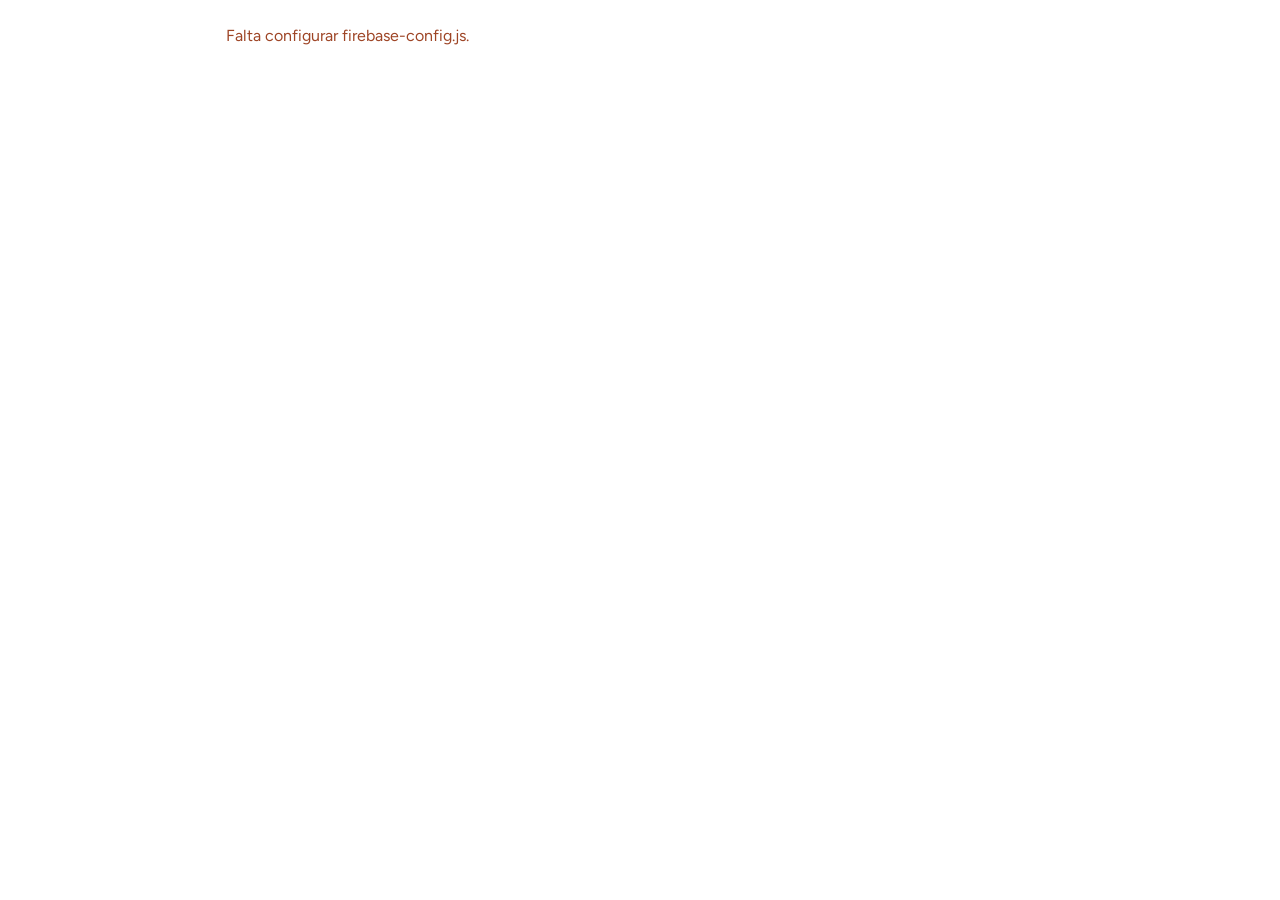
<file: clinica/admin.html>
<!doctype html>
<html lang="pt-BR"><head><meta charset="utf-8">
<meta name="viewport" content="width=device-width,initial-scale=1,viewport-fit=cover">
<meta name="theme-color" content="#2B2031">
<meta name="robots" content="noindex">
<title>Assinaturas · Psifra$</title>
<link rel="preconnect" href="https://fonts.googleapis.com"><link rel="preconnect" href="https://fonts.gstatic.com" crossorigin>
<link rel="stylesheet" href="https://fonts.googleapis.com/css2?family=Figtree:wght@300;400;600;700&family=Montserrat:wght@400;700&display=swap">
<link rel="stylesheet" href="style.css">
</head><body>
<div class="pub" id="root" style="max-width:860px"><p class="muted"><span class="spin"></span> Carregando…</p></div>
<script src="firebase-config.js"></script>
<script src="vendor/firebase-app-compat.js"></script>
<script src="vendor/firebase-app-check-compat.js"></script>
<script src="vendor/firebase-auth-compat.js"></script>
<script src="vendor/firebase-firestore-compat.js"></script>
<script src="core.js"></script>
<script>
/* Painel da administração: só assinaturas (e-mail e validade). Prontuários não aparecem aqui nem podem ser lidos. */
(function () {
  'use strict';
  var C = window.CC, h = C.h, root = document.getElementById('root'), DAY = 864e5, subs = [], q = '';
  var ADM = (window.ADMIN_EMAILS || []).map(function (s) { return String(s).toLowerCase(); });
  if (!C.configured()) { root.innerHTML = '<p class="err">Falta configurar firebase-config.js.</p>'; return; }
  var fs = C.fs(), auth = firebase.auth();
  var dmy = function (t) { return t ? new Date(t).toLocaleDateString('pt-BR') : '—'; };
  function login(msg) {
    root.innerHTML = '<h1>Assinaturas</h1><p>Entre com a conta Google da administração.</p><div class="row"><button class="btn pri" id="go">Entrar com Google</button></div><p class="err small">' + h(msg || '') + '</p>';
    document.getElementById('go').onclick = function () { auth.signInWithPopup(new firebase.auth.GoogleAuthProvider()).catch(function () { login('Não foi possível entrar.'); }); };
  }
  function status(s) {
    var now = Date.now();
    if (!(s.until > now)) return ['Vencida', 'bad'];
    if (s.trial) return ['Teste grátis', 'warn'];
    return s.until - now < 5 * DAY ? ['Vence em breve', 'warn'] : ['Em dia', 'ok'];
  }
  function draw() {
    var now = Date.now(), P = C.billing.plans, paidList = subs.filter(function (s) { return !s.trial && s.until > now; }), paid = paidList.length;
    var prem = paidList.filter(function (s) { return s.plan === 'premium'; }).length;
    var mrr = paidList.reduce(function (t, s) { return t + ((P[s.plan] || P.essencial).price || 0); }, 0);
    var trial = subs.filter(function (s) { return s.trial && s.until > now; }).length, late = subs.length - paid - trial;
    var list = subs.filter(function (s) { return !q || (s.email || '').toLowerCase().indexOf(q) >= 0; })
      .sort(function (a, b) { return (a.until || 0) - (b.until || 0); });
    root.innerHTML = '<div class="head"><h1>Assinaturas</h1><button class="btn sm ghost" id="out">Sair</button></div>' +
      '<div class="kpis"><div class="kpi"><b>' + paid + '</b><span>Pagantes em dia</span></div><div class="kpi"><b>' + trial + '</b><span>Em teste grátis</span></div>' +
      '<div class="kpi"><b>' + late + '</b><span>Vencidas</span></div><div class="kpi"><b>' + prem + '</b><span>No ' + h(P.premium.name) + ' (revisões a agendar por trimestre)</span></div><div class="kpi"><b>' + C.money(mrr) + '</b><span>Receita mensal (estimada)</span></div></div>' +
      '<input type="search" id="q" placeholder="Buscar por e-mail" aria-label="Buscar por e-mail" value="' + h(q) + '">' +
      '<div class="list">' + (list.length ? list.map(function (s) {
        var st = status(s);
        var pl = s.plan === 'premium' ? 'premium' : 'essencial';
        return '<div class="item"><div class="main"><b>' + h(s.email || s.id) + '</b><span class="small muted">' + (s.trial ? 'Teste' : h(P[pl].name)) + ' · válida até ' + dmy(s.until) + (s.paidAt ? ' · último pagamento ' + dmy(s.paidAt) : '') + '</span></div>' +
          '<div class="row"><span class="chip ' + st[1] + '">' + st[0] + '</span>' +
          '<select data-plan="' + s.id + '" aria-label="Plano de ' + h(s.email) + '" style="width:auto;min-height:36px;padding:6px 10px">' + ['essencial', 'premium'].map(function (k) { return '<option value="' + k + '"' + (k === pl ? ' selected' : '') + '>' + h(P[k].name) + ' · ' + C.money(P[k].price) + '</option>'; }).join('') + '</select>' +
          '<button class="btn sm pri" data-id="' + s.id + '" data-d="30">+1 mês</button><button class="btn sm" data-id="' + s.id + '" data-d="365">+1 ano</button>' +
          '<button class="btn sm dan" data-id="' + s.id + '" data-d="0">Encerrar</button></div></div>';
      }).join('') : '<p class="empty">Nenhuma assinatura ainda. Elas aparecem quando alguém cria a conta.</p>') + '</div>' +
      '<p class="small muted">"+1 mês" soma 30 dias a partir do vencimento (ou de hoje, se já venceu). Daqui não é possível ver prontuários nem pacientes: eles são cifrados no aparelho de cada profissional.</p>';
    document.getElementById('out').onclick = function () { auth.signOut(); };
    var qi = document.getElementById('q'); qi.oninput = function () { q = qi.value.toLowerCase().trim(); draw(); document.getElementById('q').focus(); };
  }
  root.addEventListener('click', async function (e) {
    var b = e.target.closest('[data-d]'); if (!b) return;
    var s = subs.find(function (x) { return x.id === b.dataset.id; }), d = +b.dataset.d, now = Date.now();
    var sel = root.querySelector('[data-plan="' + s.id + '"]'), plan = sel ? sel.value : 'essencial';
    var patch = d ? { until: Math.max(s.until || 0, now) + d * DAY, trial: false, paidAt: now, plan: plan } : { until: now - 1000 };
    if (!d && !confirm('Encerrar a assinatura de ' + s.email + '? Os dados dela continuam legíveis para ela.')) return;
    b.disabled = true;
    try { await fs.doc('subs/' + s.id).set(patch, { merge: true }); Object.assign(s, patch); draw(); }
    catch (x) { alert('Não foi possível salvar: ' + (x.code || x.message)); b.disabled = false; }
  });
  auth.onAuthStateChanged(async function (u) {
    if (!u) return login();
    if (ADM.indexOf(String(u.email).toLowerCase()) < 0) return login('A conta ' + u.email + ' não é da administração.');
    try {
      var snap = await fs.collection('subs').get();
      subs = snap.docs.map(function (d) { return Object.assign({ id: d.id }, d.data()); }); draw();
    } catch (x) { login('Sem permissão para ler as assinaturas. Confira os e-mails em firestore.rules.'); }
  });
})();
</script>
</body></html>
</file>
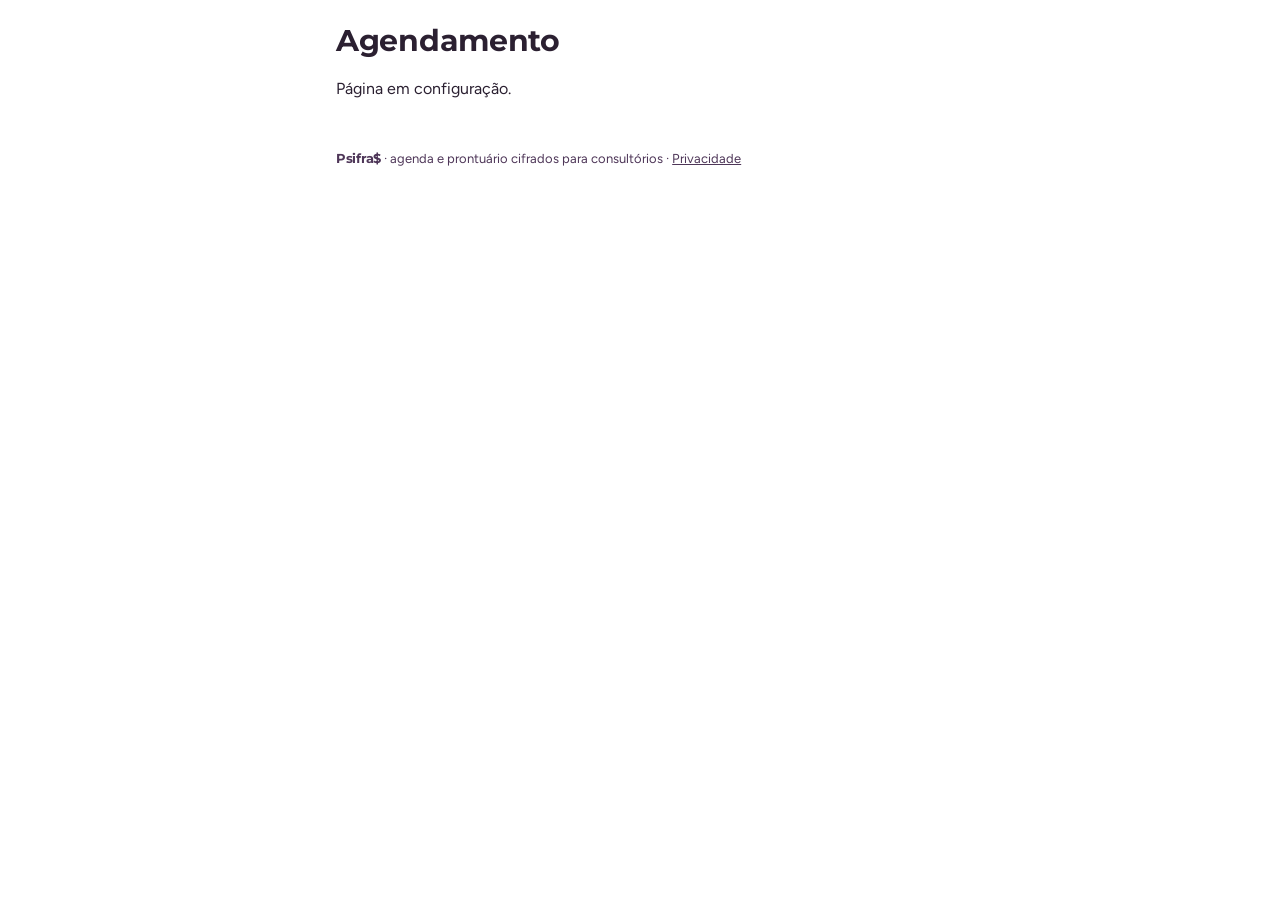
<file: clinica/agendar.html>
<!doctype html>
<html lang="pt-BR"><head><meta charset="utf-8">
<meta name="viewport" content="width=device-width,initial-scale=1,viewport-fit=cover">
<meta name="theme-color" content="#2B2031">
<title>Agendar sessão · Psifra$</title>
<link rel="preconnect" href="https://fonts.googleapis.com"><link rel="preconnect" href="https://fonts.gstatic.com" crossorigin>
<link rel="stylesheet" href="https://fonts.googleapis.com/css2?family=Figtree:wght@300;400;600;700&family=Montserrat:wght@400;700&display=swap">
<link rel="stylesheet" href="style.css">
</head><body>
<div class="pub" id="pub"><p class="muted"><span class="spin"></span> Carregando agenda…</p></div>
<script src="firebase-config.js"></script>
<script src="vendor/firebase-app-compat.js"></script>
<script src="vendor/firebase-app-check-compat.js"></script>
<script src="vendor/firebase-firestore-compat.js"></script>
<script src="core.js"></script>
<script>
(function () {
  'use strict';
  var C = window.CC, h = C.h, root = document.getElementById('pub');
  var slug = (new URLSearchParams(location.search).get('u') || '').toLowerCase().replace(/[^a-z0-9-]/g, '');
  var P, fs, slots = [], selDay = null, selT = null, off = -180;
  function fail(t) { root.innerHTML = '<h1>Agendamento</h1><p>' + h(t) + '</p>'; }
  if (!C.configured()) return fail('Página em configuração.');
  if (!slug) return fail('Link incompleto. Peça o link de agendamento ao seu profissional.');
  fs = C.fs();

  async function load() {
    var snap = await fs.doc('profiles/' + slug).get();
    if (!snap.exists) return fail('Não encontramos esta agenda. Confira o link.');
    P = snap.data(); off = P.tz == null ? -180 : P.tz;
    document.title = 'Agendar com ' + P.name + ' · Psifra$';
    if (P.on === false) return header('<div class="note">A agenda on-line está fechada no momento.' + (P.wa ? ' Fale direto pelo <a href="' + C.waLink(P.wa, 'Olá! Gostaria de agendar uma sessão.') + '" target="_blank" rel="noopener">WhatsApp</a>.' : '') + '</div>');
    var bs = await fs.collection('profiles/' + slug + '/busy').get();
    var busy = bs.docs.map(function (d) { return { t: +d.id, d: d.data().d }; });
    slots = C.freeSlots(P, busy, Date.now());
    var days = []; slots.forEach(function (t) { var d = C.dayStart(t, off); if (days.indexOf(d) < 0) days.push(d); });
    if (selDay == null || days.indexOf(selDay) < 0) selDay = days[0];
    if (selT && slots.indexOf(selT) < 0) selT = null;
    draw(days);
  }
  function header(rest) {
    var mode = { online: 'Atendimento on-line', presencial: 'Atendimento presencial', ambos: 'On-line ou presencial' }[P.mode || 'online'];
    root.innerHTML = '<header class="stack"><p class="small muted">Agendamento</p><h1>' + h(P.name) + '</h1>' +
      (P.reg ? '<p class="muted">' + h(P.reg) + '</p>' : '') + (P.bio ? '<p>' + h(P.bio) + '</p>' : '') +
      '<p class="row small"><span class="chip acc">' + mode + '</span><span class="chip">' + (P.dur || 50) + ' min</span>' + (P.price ? '<span class="chip">' + C.money(P.price) + '</span>' : '') + '</p></header>' + (rest || '');
  }
  function draw(days) {
    if (!slots.length) return header('<div class="note">Nenhum horário livre nos próximos dias.' + (P.wa ? ' Fale pelo <a href="' + C.waLink(P.wa, 'Olá! Gostaria de agendar uma sessão.') + '" target="_blank" rel="noopener">WhatsApp</a>.' : ' Tente novamente mais tarde.') + '</div>');
    var times = slots.filter(function (t) { return C.dayStart(t, off) === selDay; });
    header('<section class="stack" aria-label="Escolha o dia"><h2>Escolha o dia</h2><div class="days">' + days.map(function (d) {
      return '<button type="button" data-day="' + d + '" aria-pressed="' + (d === selDay) + '"><small>' + C.fmt(d, off, { weekday: 'short' }).replace('.', '') + '</small><b>' + C.fmt(d, off, { day: 'numeric' }) + '</b><small>' + C.fmt(d, off, { month: 'short' }).replace('.', '') + '</small></button>';
    }).join('') + '</div></section>' +
      '<section class="stack" aria-label="Escolha o horário"><h2>Horário</h2><div class="times">' + times.map(function (t) {
        return '<button type="button" data-t="' + t + '" aria-pressed="' + (t === selT) + '">' + C.hm(t, off) + '</button>';
      }).join('') + '</div>' + (off !== -(new Date().getTimezoneOffset()) ? '<p class="small muted">Horários no fuso do consultório.</p>' : '') + '</section>' +
      (selT ? form() : ''));
    if (selT) { var f = document.getElementById('fbook'); f.addEventListener('submit', book); f.scrollIntoView({ behavior: 'smooth', block: 'start' }); }
  }
  function form() {
    return '<form id="fbook" class="card stack"><h2>Seus dados</h2><p><b>' + C.fmt(selT, off, { weekday: 'long', day: 'numeric', month: 'long' }) + ', ' + C.hm(selT, off) + '</b></p>' +
      '<label><span>Nome completo</span><input name="name" required autocomplete="name"></label>' +
      '<label><span>WhatsApp</span><input name="phone" required inputmode="tel" autocomplete="tel" placeholder="(11) 91234-5678"></label>' +
      '<label><span>E-mail (opcional)</span><input name="email" type="email" autocomplete="email"></label>' +
      (P.mode === 'ambos' ? '<label><span>Como prefere?</span><select name="mode"><option value="online">On-line (vídeo)</option><option value="presencial">Presencial</option></select></label>' : '') +
      '<label><span>Quer deixar um recado? (opcional)</span><textarea name="msg" rows="3" style="min-height:80px" maxlength="500"></textarea></label>' +
      '<label class="check"><input type="checkbox" name="ok" required> <span class="small">Autorizo o uso destes dados para agendamento e contato. Eles seguem criptografados direto para o(a) profissional, que é responsável por eles. <a href="privacidade.html" target="_blank" rel="noopener">Política de Privacidade</a>.</span></label>' +
      '<button class="btn pri">Pedir agendamento</button><p id="err" class="small err" role="alert"></p></form>';
  }
  async function book(e) {
    e.preventDefault();
    var f = e.target, btn = f.querySelector('button'), v = {};
    new FormData(f).forEach(function (x, k) { v[k] = String(x).trim(); });
    if (C.digits(v.phone).length < 10) { document.getElementById('err').textContent = 'Confira o WhatsApp com DDD.'; return; }
    btn.disabled = true; btn.innerHTML = '<span class="spin"></span> Enviando';
    var mode = P.mode === 'ambos' ? v.mode : (P.mode || 'online'), tok = C.token(20);
    var room = mode === 'presencial' ? '' : (P.roomMode === 'fixo' && P.roomUrl ? P.roomUrl : 'https://meet.jit.si/' + slug + '-' + C.token(12));
    try {
      var sealed = await C.sealFor(P.pub, { name: v.name, phone: v.phone, email: v.email || '', mode: mode, msg: v.msg || '', d: P.dur || 50, room: room, tok: tok, t: selT });
      var b = fs.batch(), base = 'profiles/' + slug;
      b.set(fs.doc(base + '/busy/' + selT), { by: 'p', d: P.dur || 50, at: Date.now() });
      b.set(fs.collection(base + '/requests').doc(), { slot: String(selT), wk: sealed.wk, iv: sealed.iv, ct: sealed.ct, at: Date.now() });
      await b.commit();
      done(v, mode, room, tok);
    } catch (x) {
      console.error(x);
      document.getElementById('err').textContent = 'Esse horário acabou de ser ocupado ou a agenda mudou. Escolha outro.';
      btn.disabled = false; btn.textContent = 'Pedir agendamento';
      selT = null; setTimeout(load, 1200);
    }
  }
  function done(v, mode, room, tok) {
    var t = selT, end = t + (P.dur || 50) * 60000;
    var gc = function (x) { return new Date(x).toISOString().replace(/[-:]/g, '').replace(/\.\d{3}/, ''); };
    var cal = 'https://calendar.google.com/calendar/render?action=TEMPLATE&text=' + encodeURIComponent('Sessão com ' + P.name) + '&dates=' + gc(t) + '/' + gc(end) +
      '&details=' + encodeURIComponent(room ? 'Sala de vídeo: ' + room : (P.address || '')) + (room ? '' : '&location=' + encodeURIComponent(P.address || ''));
    var conf = new URL('confirmar.html', location.href); conf.search = new URLSearchParams({ u: slug, t: tok, d: String(t), r: room }).toString();
    header('<section class="card stack" role="status"><h2>Pedido enviado ✓</h2>' +
      '<p><b>' + C.fmt(t, off, { weekday: 'long', day: 'numeric', month: 'long' }) + ', ' + C.hm(t, off) + '</b> · ' + (mode === 'presencial' ? 'presencial' : 'on-line') + '</p>' +
      '<p>O horário ficou reservado para você. ' + h(P.name.split(' ')[0]) + ' vai confirmar pelo WhatsApp.</p>' +
      (mode === 'presencial' && P.address ? '<p class="small">Endereço: ' + h(P.address) + '</p>' : '') +
      (room ? '<p class="small">Sua sala de vídeo (abra no horário da sessão):<br><a href="' + h(room) + '" target="_blank" rel="noopener" class="mono">' + h(room) + '</a></p>' : '') +
      '<div class="row"><a class="btn" href="' + h(cal) + '" target="_blank" rel="noopener">Salvar na minha agenda</a>' +
      '<a class="btn" href="' + h(conf.href) + '">Link para confirmar ou desmarcar</a></div>' +
      '<p class="small muted">Guarde este último link: por ele você confirma presença ou avisa se precisar desmarcar.</p></section>');
  }
  root.addEventListener('click', function (e) {
    var d = e.target.closest('[data-day]'), t = e.target.closest('[data-t]');
    if (d) { selDay = +d.dataset.day; selT = null; load(); }
    if (t) { selT = +t.dataset.t; load(); }
  });
  load().catch(function (e) { console.error(e); fail('Não foi possível carregar a agenda. Verifique sua conexão.'); });
})();
</script>
<footer class="pub-foot"><span class="logo">Psifra$</span> <span>· agenda e prontuário cifrados para consultórios · <a href="privacidade.html">Privacidade</a></span></footer>
</body></html>
</file>
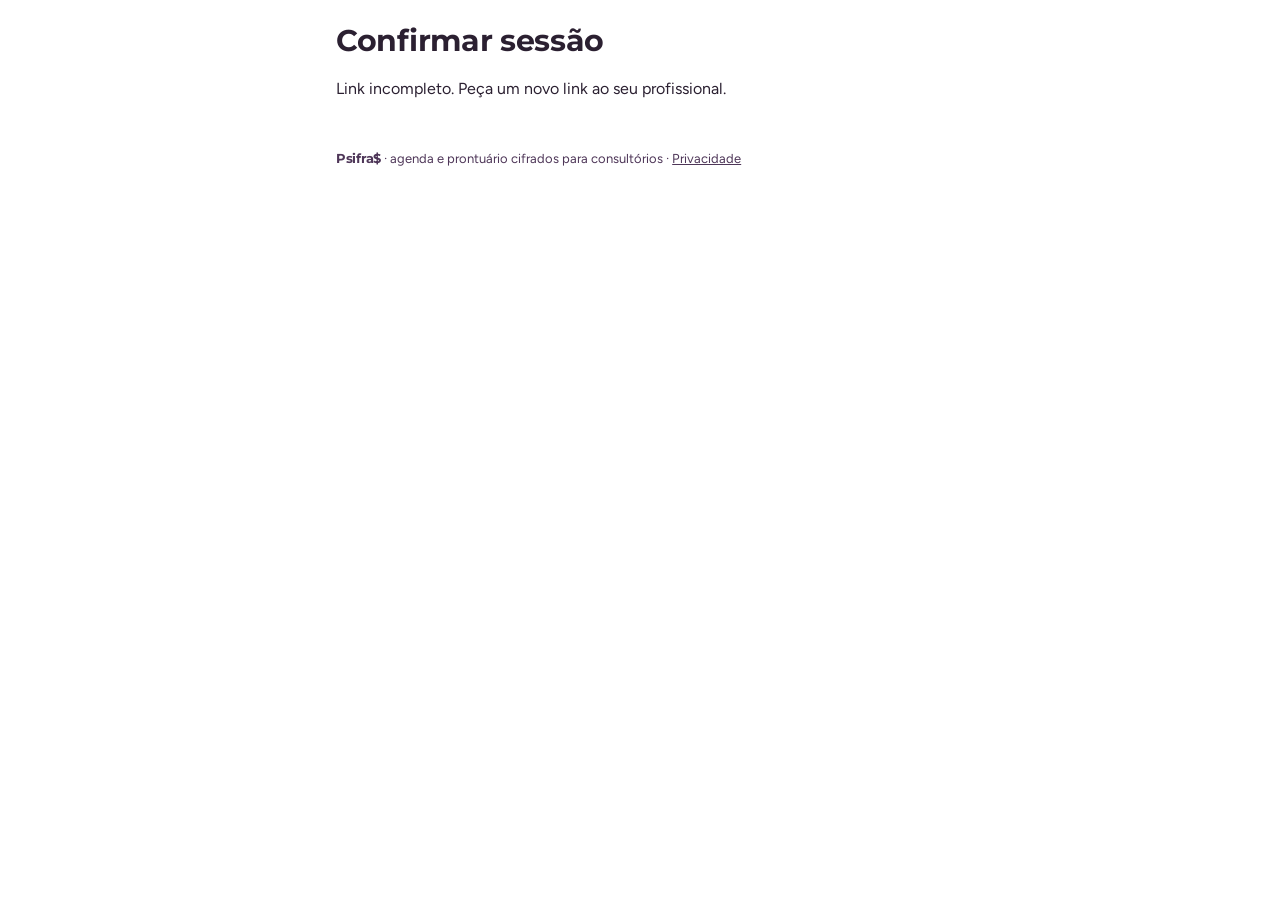
<file: clinica/confirmar.html>
<!doctype html>
<html lang="pt-BR"><head><meta charset="utf-8">
<meta name="viewport" content="width=device-width,initial-scale=1,viewport-fit=cover">
<meta name="theme-color" content="#2B2031">
<meta name="robots" content="noindex">
<title>Confirmar sessão · Psifra$</title>
<link rel="preconnect" href="https://fonts.googleapis.com"><link rel="preconnect" href="https://fonts.gstatic.com" crossorigin>
<link rel="stylesheet" href="https://fonts.googleapis.com/css2?family=Figtree:wght@300;400;600;700&family=Montserrat:wght@400;700&display=swap">
<link rel="stylesheet" href="style.css">
</head><body>
<div class="pub" id="pub"><p class="muted"><span class="spin"></span> Carregando…</p></div>
<script src="firebase-config.js"></script>
<script src="vendor/firebase-app-compat.js"></script>
<script src="vendor/firebase-app-check-compat.js"></script>
<script src="vendor/firebase-firestore-compat.js"></script>
<script src="core.js"></script>
<script>
(function () {
  'use strict';
  var C = window.CC, h = C.h, root = document.getElementById('pub'), q = new URLSearchParams(location.search);
  var slug = (q.get('u') || '').replace(/[^a-z0-9-]/g, ''), tok = (q.get('t') || '').replace(/[^a-z0-9]/g, ''), t = +q.get('d'), room = q.get('r') || '';
  if (!/^https:\/\//.test(room)) room = '';
  if (!C.configured() || !slug || tok.length !== 20) { root.innerHTML = '<h1>Confirmar sessão</h1><p>Link incompleto. Peça um novo link ao seu profissional.</p>'; return; }
  var fs = C.fs();
  fs.doc('profiles/' + slug).get().then(function (s) {
    var P = s.exists ? s.data() : { name: 'seu profissional' }, off = P.tz == null ? -180 : P.tz;
    var when = t ? C.fmt(t, off, { weekday: 'long', day: 'numeric', month: 'long' }) + ', às ' + C.hm(t, off) : '';
    var past = t && t + 3600000 < Date.now();
    root.innerHTML = '<header class="stack"><p class="small muted">Sua sessão com</p><h1>' + h(P.name) + '</h1>' + (when ? '<p><b>' + h(when) + '</b></p>' : '') + '</header>' +
      (past ? '<div class="note">Esta sessão já passou.</div>' :
        '<div class="stack" id="acts"><button class="btn pri" data-s="ok">Confirmo minha presença</button><button class="btn dan" data-s="no">Preciso desmarcar</button></div>' +
        (room ? '<section class="card stack"><h2>Sala de vídeo</h2><p class="small">Entre alguns minutos antes, em um lugar reservado, com fone de ouvido se possível.</p><a class="btn" href="' + h(room) + '" target="_blank" rel="noopener">Entrar na sala</a></section>' : '') +
        '<p id="res" role="status"></p>');
    root.addEventListener('click', function (e) {
      var b = e.target.closest('[data-s]'); if (!b) return;
      var s = b.dataset.s;
      if (s === 'no' && !confirm('Avisar que você precisa desmarcar?')) return;
      document.querySelectorAll('[data-s]').forEach(function (x) { x.disabled = true; });
      fs.doc('profiles/' + slug + '/confirms/' + tok).set({ s: s, at: Date.now() }).then(function () {
        document.getElementById('res').innerHTML = s === 'ok' ? '<b class="okc">Presença confirmada. Até lá!</b>' :
          '<b>Aviso enviado.</b> ' + (P.wa ? '<a href="' + C.waLink(P.wa, 'Olá! Precisei desmarcar a sessão de ' + when + '. Podemos remarcar?') + '" target="_blank" rel="noopener">Combine um novo horário pelo WhatsApp</a>.' : 'Combine um novo horário com seu profissional.');
        document.querySelectorAll('[data-s]').forEach(function (x) { x.disabled = false; });
      }).catch(function () { document.getElementById('res').innerHTML = '<span class="err">Não foi possível registrar. Tente de novo.</span>'; document.querySelectorAll('[data-s]').forEach(function (x) { x.disabled = false; }); });
    });
  }).catch(function () { root.innerHTML = '<p class="err">Não foi possível carregar. Verifique sua conexão.</p>'; });
})();
</script>
<footer class="pub-foot"><span class="logo">Psifra$</span> <span>· agenda e prontuário cifrados para consultórios · <a href="privacidade.html">Privacidade</a></span></footer>
</body></html>
</file>
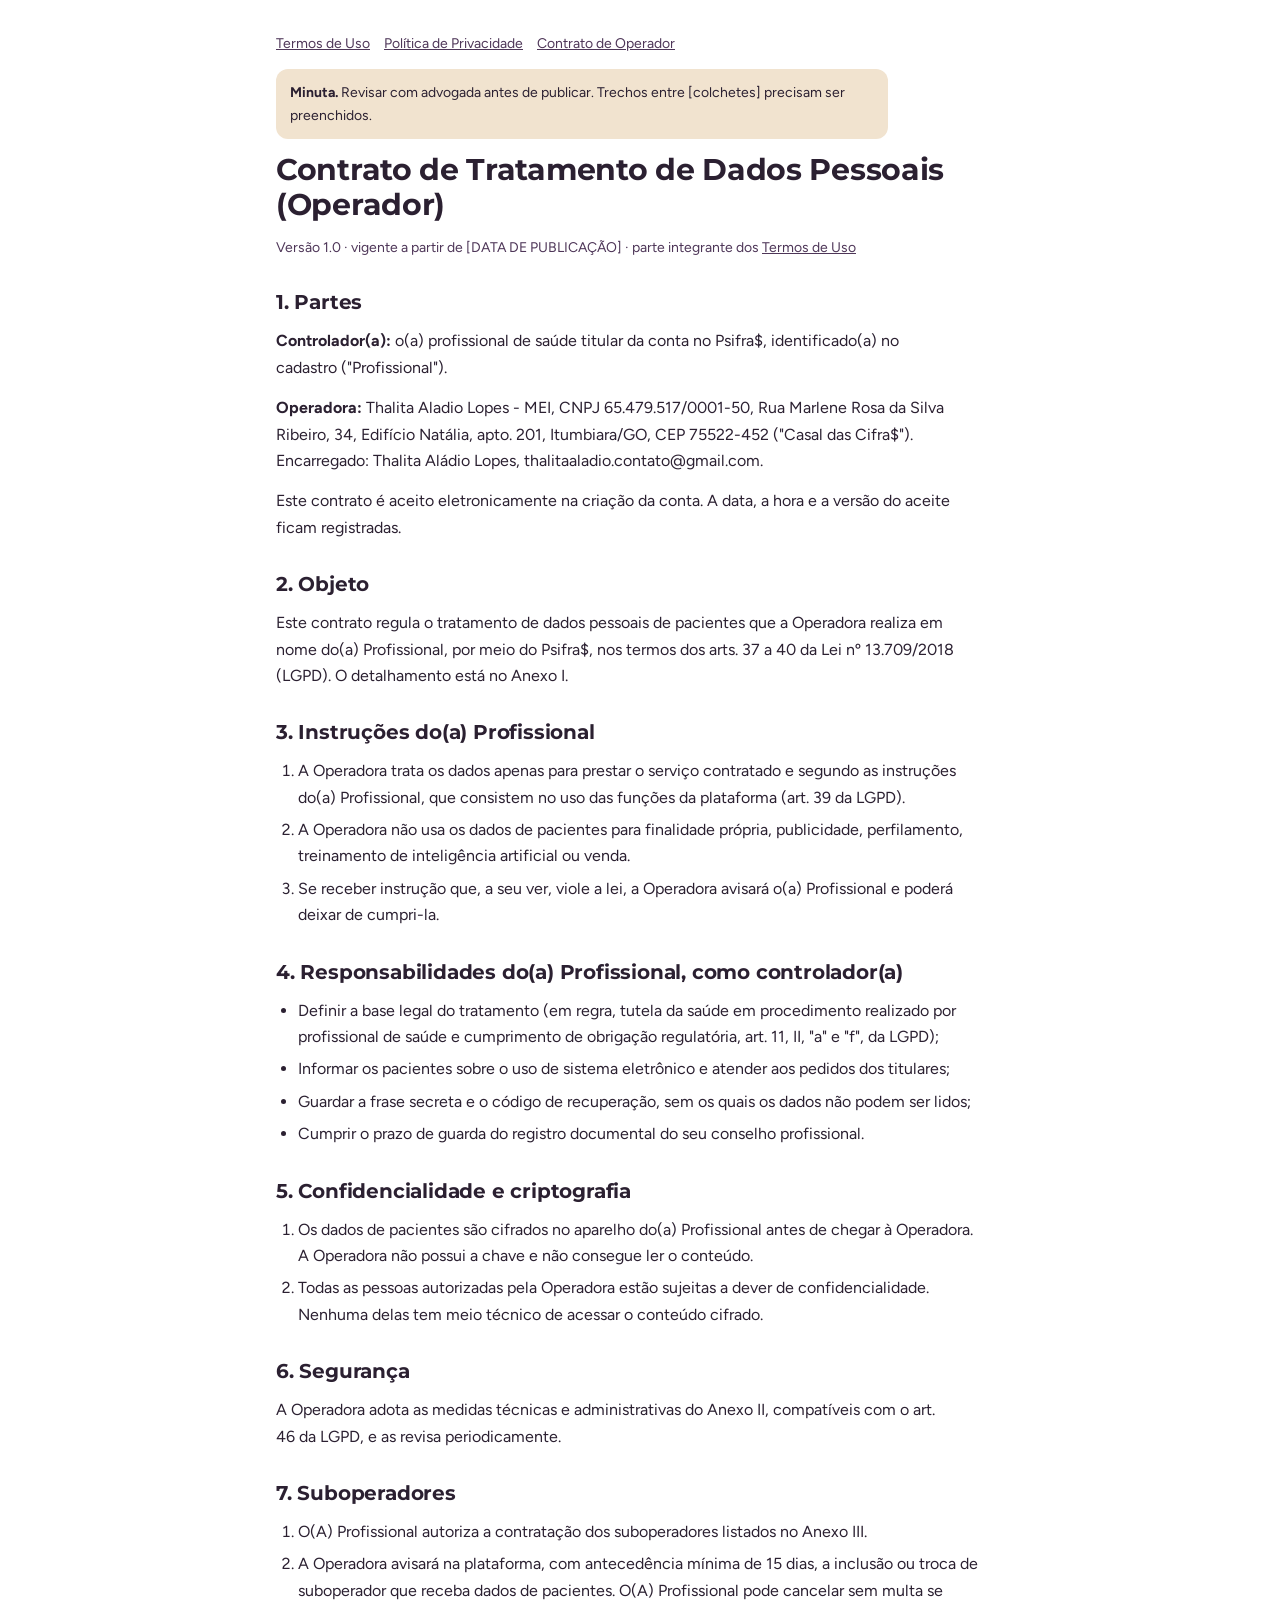
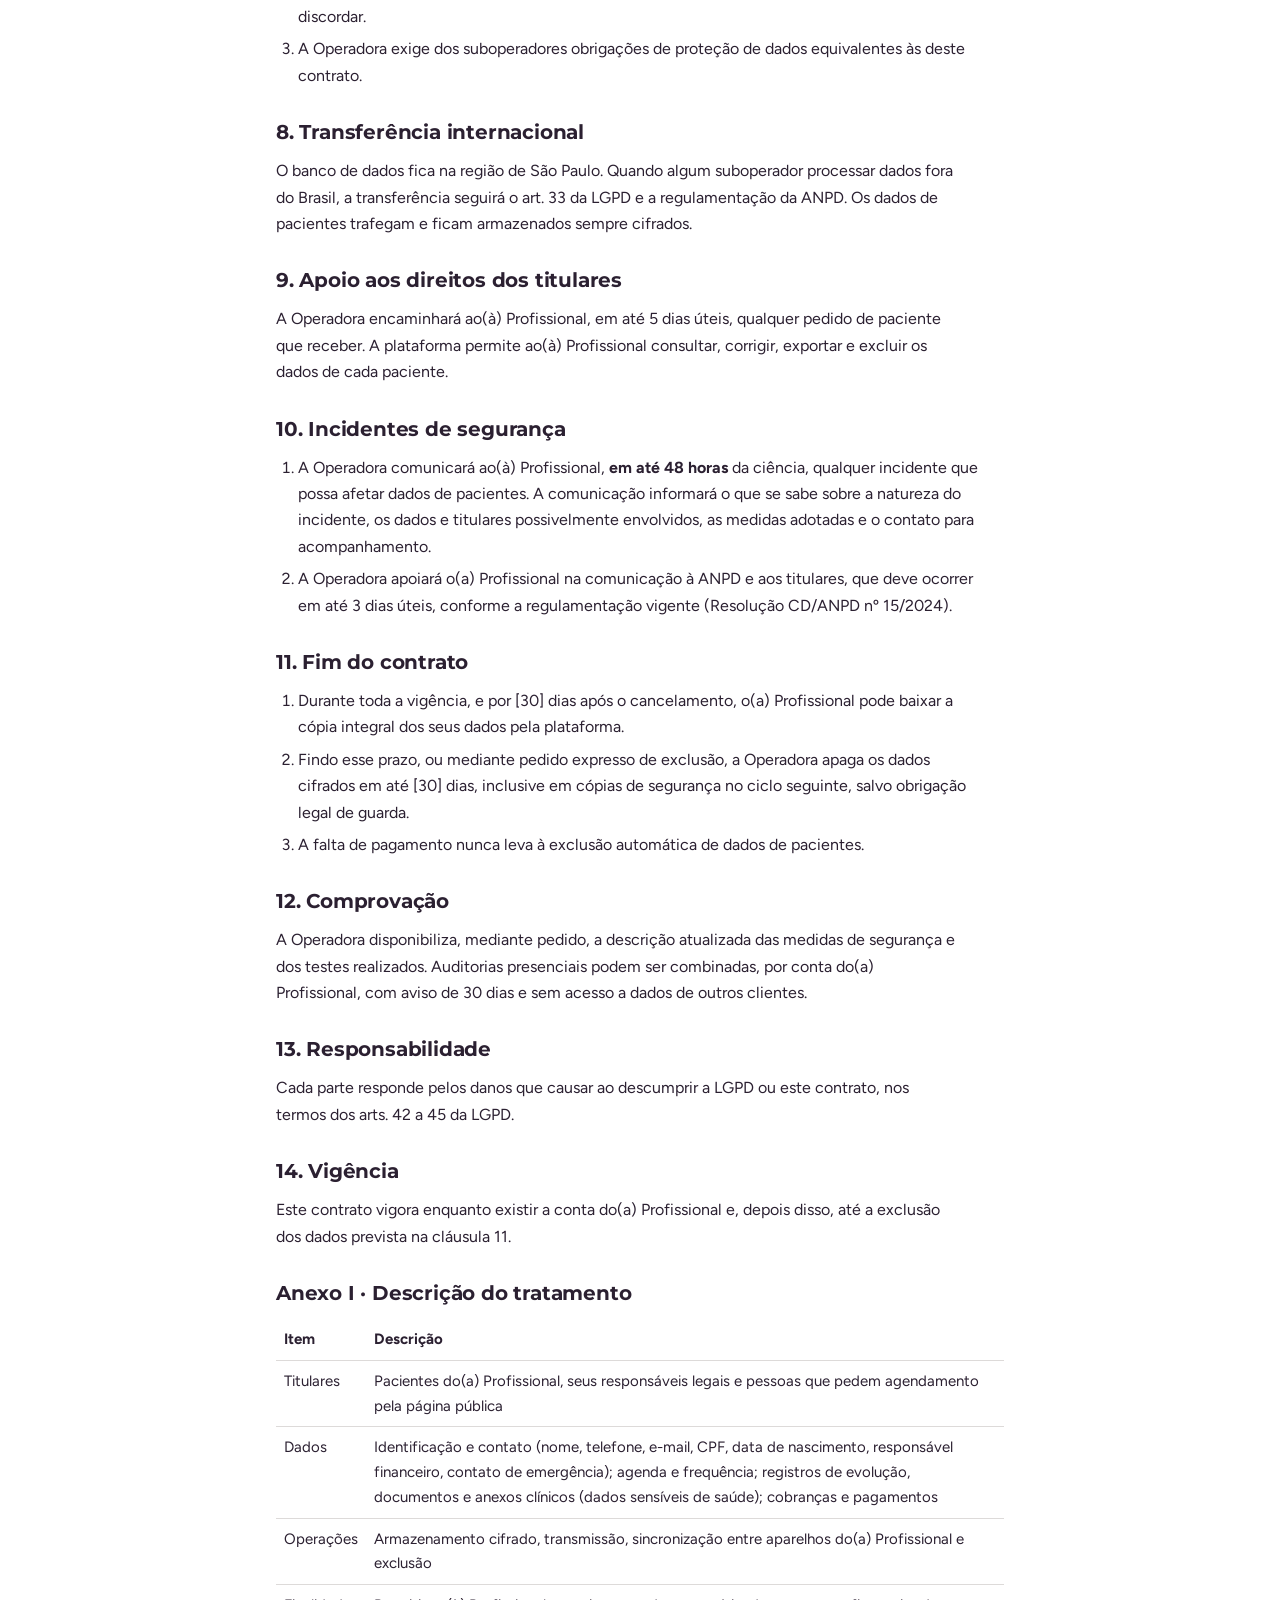
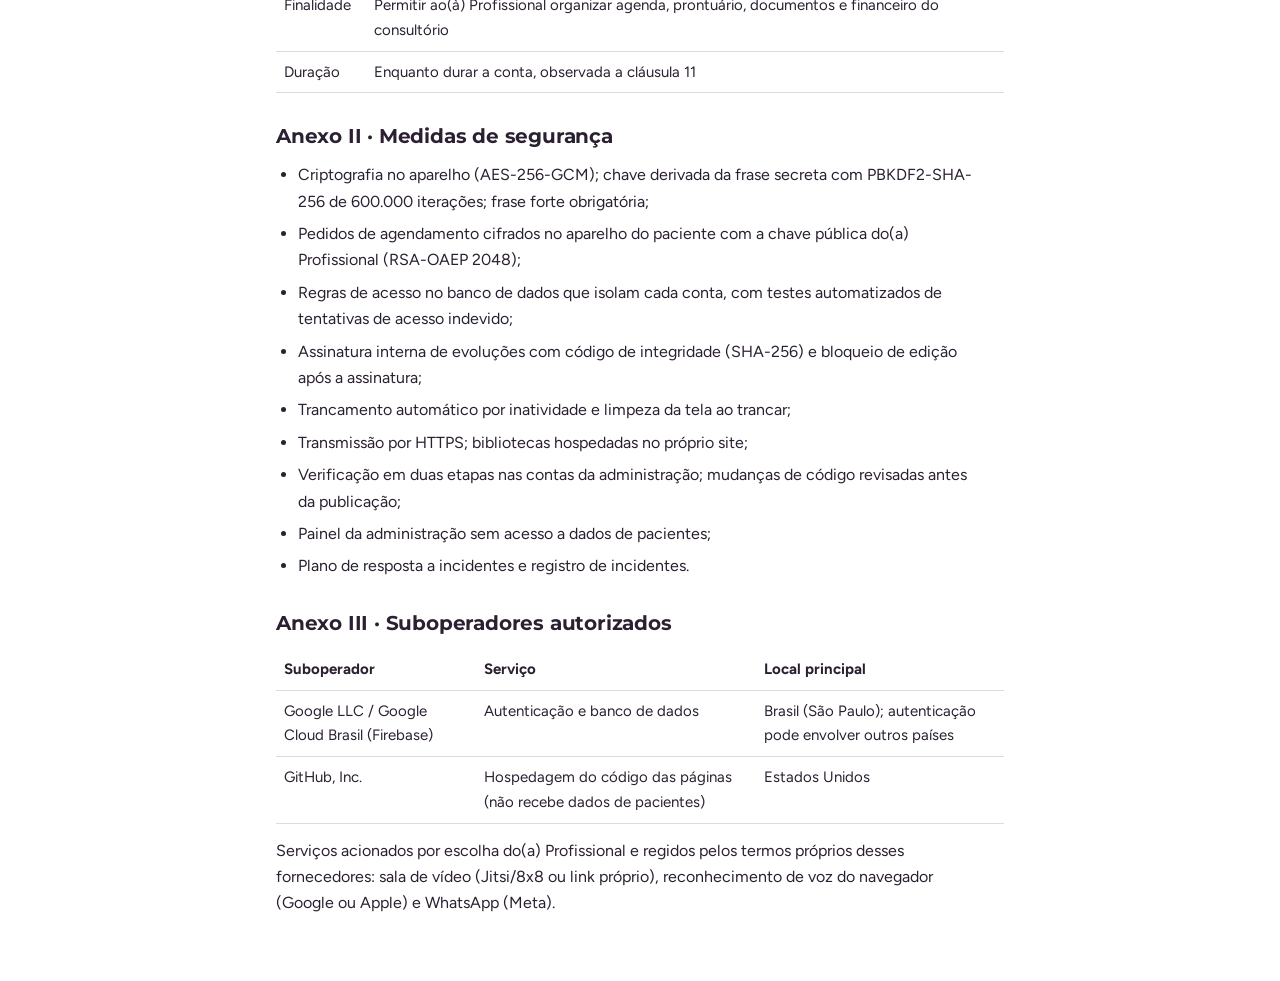
<file: clinica/contrato-operador.html>
<!doctype html>
<html lang="pt-BR"><head><meta charset="utf-8">
<meta name="viewport" content="width=device-width,initial-scale=1,viewport-fit=cover">
<meta name="theme-color" content="#2B2031">
<title>Contrato de Operador · Psifra$</title>
<link rel="preconnect" href="https://fonts.googleapis.com"><link rel="preconnect" href="https://fonts.gstatic.com" crossorigin>
<link rel="stylesheet" href="https://fonts.googleapis.com/css2?family=Figtree:wght@300;400;600;700&family=Montserrat:wght@400;700&display=swap">
<link rel="stylesheet" href="style.css">
</head><body>
<article class="doc">
<nav aria-label="Documentos"><a href="termos.html">Termos de Uso</a><a href="privacidade.html">Política de Privacidade</a><a href="contrato-operador.html">Contrato de Operador</a></nav>
<p class="draft"><b>Minuta.</b> Revisar com advogada antes de publicar. Trechos entre [colchetes] precisam ser preenchidos.</p>
<h1>Contrato de Tratamento de Dados Pessoais (Operador)</h1>
<p class="meta">Versão 1.0 · vigente a partir de [DATA DE PUBLICAÇÃO] · parte integrante dos <a href="termos.html">Termos de Uso</a></p>

<h2>1. Partes</h2>
<p><b>Controlador(a):</b> o(a) profissional de saúde titular da conta no Psifra$, identificado(a) no cadastro ("Profissional").</p>
<p><b>Operadora:</b> Thalita Aladio Lopes - MEI, CNPJ 65.479.517/0001-50, Rua Marlene Rosa da Silva Ribeiro, 34, Edifício Natália, apto. 201, Itumbiara/GO, CEP 75522-452 ("Casal das Cifra$"). Encarregado: Thalita Aládio Lopes, thalitaaladio.contato@gmail.com.</p>
<p>Este contrato é aceito eletronicamente na criação da conta. A data, a hora e a versão do aceite ficam registradas.</p>

<h2>2. Objeto</h2>
<p>Este contrato regula o tratamento de dados pessoais de pacientes que a Operadora realiza em nome do(a) Profissional, por meio do Psifra$, nos termos dos arts. 37 a 40 da Lei nº 13.709/2018 (LGPD). O detalhamento está no Anexo I.</p>

<h2>3. Instruções do(a) Profissional</h2>
<ol>
<li>A Operadora trata os dados apenas para prestar o serviço contratado e segundo as instruções do(a) Profissional, que consistem no uso das funções da plataforma (art. 39 da LGPD).</li>
<li>A Operadora não usa os dados de pacientes para finalidade própria, publicidade, perfilamento, treinamento de inteligência artificial ou venda.</li>
<li>Se receber instrução que, a seu ver, viole a lei, a Operadora avisará o(a) Profissional e poderá deixar de cumpri-la.</li>
</ol>

<h2>4. Responsabilidades do(a) Profissional, como controlador(a)</h2>
<ul>
<li>Definir a base legal do tratamento (em regra, tutela da saúde em procedimento realizado por profissional de saúde e cumprimento de obrigação regulatória, art. 11, II, "a" e "f", da LGPD);</li>
<li>Informar os pacientes sobre o uso de sistema eletrônico e atender aos pedidos dos titulares;</li>
<li>Guardar a frase secreta e o código de recuperação, sem os quais os dados não podem ser lidos;</li>
<li>Cumprir o prazo de guarda do registro documental do seu conselho profissional.</li>
</ul>

<h2>5. Confidencialidade e criptografia</h2>
<ol>
<li>Os dados de pacientes são cifrados no aparelho do(a) Profissional antes de chegar à Operadora. A Operadora não possui a chave e não consegue ler o conteúdo.</li>
<li>Todas as pessoas autorizadas pela Operadora estão sujeitas a dever de confidencialidade. Nenhuma delas tem meio técnico de acessar o conteúdo cifrado.</li>
</ol>

<h2>6. Segurança</h2>
<p>A Operadora adota as medidas técnicas e administrativas do Anexo II, compatíveis com o art. 46 da LGPD, e as revisa periodicamente.</p>

<h2>7. Suboperadores</h2>
<ol>
<li>O(A) Profissional autoriza a contratação dos suboperadores listados no Anexo III.</li>
<li>A Operadora avisará na plataforma, com antecedência mínima de 15 dias, a inclusão ou troca de suboperador que receba dados de pacientes. O(A) Profissional pode cancelar sem multa se discordar.</li>
<li>A Operadora exige dos suboperadores obrigações de proteção de dados equivalentes às deste contrato.</li>
</ol>

<h2>8. Transferência internacional</h2>
<p>O banco de dados fica na região de São Paulo. Quando algum suboperador processar dados fora do Brasil, a transferência seguirá o art. 33 da LGPD e a regulamentação da ANPD. Os dados de pacientes trafegam e ficam armazenados sempre cifrados.</p>

<h2>9. Apoio aos direitos dos titulares</h2>
<p>A Operadora encaminhará ao(à) Profissional, em até 5 dias úteis, qualquer pedido de paciente que receber. A plataforma permite ao(à) Profissional consultar, corrigir, exportar e excluir os dados de cada paciente.</p>

<h2>10. Incidentes de segurança</h2>
<ol>
<li>A Operadora comunicará ao(à) Profissional, <b>em até 48 horas</b> da ciência, qualquer incidente que possa afetar dados de pacientes. A comunicação informará o que se sabe sobre a natureza do incidente, os dados e titulares possivelmente envolvidos, as medidas adotadas e o contato para acompanhamento.</li>
<li>A Operadora apoiará o(a) Profissional na comunicação à ANPD e aos titulares, que deve ocorrer em até 3 dias úteis, conforme a regulamentação vigente (Resolução CD/ANPD nº 15/2024).</li>
</ol>

<h2>11. Fim do contrato</h2>
<ol>
<li>Durante toda a vigência, e por [30] dias após o cancelamento, o(a) Profissional pode baixar a cópia integral dos seus dados pela plataforma.</li>
<li>Findo esse prazo, ou mediante pedido expresso de exclusão, a Operadora apaga os dados cifrados em até [30] dias, inclusive em cópias de segurança no ciclo seguinte, salvo obrigação legal de guarda.</li>
<li>A falta de pagamento nunca leva à exclusão automática de dados de pacientes.</li>
</ol>

<h2>12. Comprovação</h2>
<p>A Operadora disponibiliza, mediante pedido, a descrição atualizada das medidas de segurança e dos testes realizados. Auditorias presenciais podem ser combinadas, por conta do(a) Profissional, com aviso de 30 dias e sem acesso a dados de outros clientes.</p>

<h2>13. Responsabilidade</h2>
<p>Cada parte responde pelos danos que causar ao descumprir a LGPD ou este contrato, nos termos dos arts. 42 a 45 da LGPD.</p>

<h2>14. Vigência</h2>
<p>Este contrato vigora enquanto existir a conta do(a) Profissional e, depois disso, até a exclusão dos dados prevista na cláusula 11.</p>

<h2>Anexo I · Descrição do tratamento</h2>
<div class="tw"><table>
<tr><th>Item</th><th>Descrição</th></tr>
<tr><td>Titulares</td><td>Pacientes do(a) Profissional, seus responsáveis legais e pessoas que pedem agendamento pela página pública</td></tr>
<tr><td>Dados</td><td>Identificação e contato (nome, telefone, e-mail, CPF, data de nascimento, responsável financeiro, contato de emergência); agenda e frequência; registros de evolução, documentos e anexos clínicos (dados sensíveis de saúde); cobranças e pagamentos</td></tr>
<tr><td>Operações</td><td>Armazenamento cifrado, transmissão, sincronização entre aparelhos do(a) Profissional e exclusão</td></tr>
<tr><td>Finalidade</td><td>Permitir ao(à) Profissional organizar agenda, prontuário, documentos e financeiro do consultório</td></tr>
<tr><td>Duração</td><td>Enquanto durar a conta, observada a cláusula 11</td></tr>
</table></div>

<h2>Anexo II · Medidas de segurança</h2>
<ul>
<li>Criptografia no aparelho (AES-256-GCM); chave derivada da frase secreta com PBKDF2-SHA-256 de 600.000 iterações; frase forte obrigatória;</li>
<li>Pedidos de agendamento cifrados no aparelho do paciente com a chave pública do(a) Profissional (RSA-OAEP 2048);</li>
<li>Regras de acesso no banco de dados que isolam cada conta, com testes automatizados de tentativas de acesso indevido;</li>
<li>Assinatura interna de evoluções com código de integridade (SHA-256) e bloqueio de edição após a assinatura;</li>
<li>Trancamento automático por inatividade e limpeza da tela ao trancar;</li>
<li>Transmissão por HTTPS; bibliotecas hospedadas no próprio site;</li>
<li>Verificação em duas etapas nas contas da administração; mudanças de código revisadas antes da publicação;</li>
<li>Painel da administração sem acesso a dados de pacientes;</li>
<li>Plano de resposta a incidentes e registro de incidentes.</li>
</ul>

<h2>Anexo III · Suboperadores autorizados</h2>
<div class="tw"><table>
<tr><th>Suboperador</th><th>Serviço</th><th>Local principal</th></tr>
<tr><td>Google LLC / Google Cloud Brasil (Firebase)</td><td>Autenticação e banco de dados</td><td>Brasil (São Paulo); autenticação pode envolver outros países</td></tr>
<tr><td>GitHub, Inc.</td><td>Hospedagem do código das páginas (não recebe dados de pacientes)</td><td>Estados Unidos</td></tr>
</table></div>
<p>Serviços acionados por escolha do(a) Profissional e regidos pelos termos próprios desses fornecedores: sala de vídeo (Jitsi/8x8 ou link próprio), reconhecimento de voz do navegador (Google ou Apple) e WhatsApp (Meta).</p>
</article>
</body></html>
</file>
<file: clinica/style.css>
:root{
  /* Paleta do design system Casal das Cifra$ (ameixa-noite, ameixa, cobre, camel, creme).
     Sem verde, amarelo ou vermelho. Cobre só em superfícies, bordas e ícones, nunca em texto pequeno. */
  --bg:#FFFFFF;--surface:#FEF5E6;--field:#FFFFFF;--ink:#2B2031;--muted:#4E3658;--line:rgba(48,28,20,.16);--soft:#F4F3F1;
  --accent:#4E3658;--accent-ink:#FEF5E6;--accent-soft:#EDE5EF;--amber:#2B2031;--amber-soft:#F1E3CF;
  --danger:#9E4526;--danger-line:#CA5E36;--danger-soft:#F7E2D8;--ok:#4E3658;--ok-soft:#4E3658;--ok-ink:#FEF5E6;--focus:#4E3658;
  --r:12px;--shadow:none;
  --f-display:Montserrat,"Helvetica Neue",Arial,sans-serif;--f-text:Figtree,"Helvetica Neue",Arial,sans-serif;
  color-scheme:light;
}
@media (prefers-color-scheme:dark){:root:not([data-theme="light"]){
  --bg:#2B2031;--surface:#362840;--field:#2B2031;--ink:#FEF5E6;--muted:#C59F6F;--line:rgba(254,245,230,.4);--soft:#4E3658;
  --accent:#C59F6F;--accent-ink:#2B2031;--accent-soft:#4E3658;--amber:#FEF5E6;--amber-soft:#5B4636;
  --danger:#E08A66;--danger-line:#CA5E36;--danger-soft:#4A2E2A;--ok:#FEF5E6;--ok-soft:#C59F6F;--ok-ink:#2B2031;--focus:#C59F6F;color-scheme:dark}}
*{box-sizing:border-box}
html{-webkit-text-size-adjust:100%}
body{margin:0;background:var(--bg);color:var(--ink);font:16px/1.5 var(--f-text)}
h1,h2,h3{font-family:var(--f-display);font-weight:700;line-height:1.15;margin:0;letter-spacing:-.01em}
h1{font-size:30px}h2{font-size:21px}h3{font-size:16px}
a{color:var(--accent)}
p{margin:0}
button,input,select,textarea{font:inherit;color:inherit}
input,select,textarea{width:100%;background:var(--field);border:1px solid var(--line);border-radius:10px;padding:11px 12px;min-height:44px}
textarea{min-height:120px;resize:vertical;line-height:1.55}
input:focus,select:focus,textarea:focus,button:focus-visible{outline:2px solid var(--focus);outline-offset:2px}
label{display:grid;gap:4px;font-size:14px;color:var(--muted)}
label>span{font-weight:600}
input[type=checkbox]{width:20px;height:20px;min-height:0;accent-color:var(--accent)}
.check{display:flex;gap:10px;align-items:flex-start;color:var(--ink)}
.btn{display:inline-flex;align-items:center;justify-content:center;gap:6px;min-height:44px;padding:10px 16px;border-radius:10px;border:1px solid var(--line);background:var(--field);cursor:pointer;font-weight:600;font-size:15px;text-decoration:none;color:var(--ink);white-space:nowrap}
.btn.pri{background:var(--accent);border-color:var(--accent);color:var(--accent-ink)}
.btn.dan{color:var(--danger);border-color:var(--danger-line)}
.btn.ghost{background:transparent;border-color:transparent}
.btn.sm{min-height:36px;padding:6px 11px;font-size:14px;border-radius:8px}
.btn:disabled{opacity:.55;cursor:default}
.btn.rec{background:var(--ink);border-color:var(--danger-line);color:var(--bg);box-shadow:inset 0 -3px 0 var(--danger-line)}
.row{display:flex;gap:8px;flex-wrap:wrap;align-items:center}
.grid2{display:grid;grid-template-columns:1fr 1fr;gap:12px}
.stack{display:grid;gap:12px}
.muted{color:var(--muted)}.small{font-size:13px}
.err{color:var(--danger)}.okc{color:var(--ok)}
.card{background:var(--surface);border:1px solid var(--line);border-radius:var(--r);padding:16px;box-shadow:var(--shadow)}
.chip{display:inline-block;border-radius:999px;font-size:12px;font-weight:600;padding:2px 8px;border-radius:99px;background:var(--soft);color:var(--muted);white-space:nowrap}
.chip.ok{background:var(--ok-soft);color:var(--ok-ink)}.chip.warn{background:var(--amber-soft);color:var(--amber)}
.chip.bad{background:var(--danger-soft);color:var(--danger);box-shadow:inset 0 0 0 1px var(--danger-line)}.chip.acc{background:var(--accent-soft);color:var(--accent)}
.center{min-height:100vh;display:grid;place-items:center;padding:24px 16px}
.center>.box{width:100%;max-width:420px;display:grid;gap:16px}
.brand{font-family:var(--f-display);font-weight:700;color:var(--ink);letter-spacing:-.01em}
.code{font:600 20px ui-monospace,Menlo,monospace;letter-spacing:1px;background:var(--soft);border-radius:10px;padding:14px;text-align:center;word-break:break-all}
.note{background:var(--amber-soft);color:var(--ink);color:var(--ink);border-radius:10px;padding:12px 14px;font-size:14px}
.note.info{background:var(--accent-soft)}
/* layout do painel */
.top{position:sticky;top:0;z-index:20;background:var(--bg);border-bottom:1px solid var(--line);padding:10px 16px;padding-top:max(10px,env(safe-area-inset-top))}
.top .in{max-width:980px;margin:0 auto;display:flex;align-items:center;gap:10px}
.top .brand{font-size:18px;flex:1;min-width:0;overflow:hidden;text-overflow:ellipsis;white-space:nowrap}
main{max-width:980px;margin:0 auto;padding:16px 16px 110px;display:grid;gap:16px}
.tabs{position:fixed;left:0;right:0;bottom:0;z-index:20;background:var(--surface);border-top:1px solid var(--line);display:grid;grid-template-columns:repeat(4,1fr);padding-bottom:env(safe-area-inset-bottom)}
.tabs button{background:none;border:0;padding:10px 4px 12px;font-size:12px;font-weight:600;color:var(--muted);cursor:pointer;display:grid;justify-items:center;gap:2px}
.tabs button svg{width:22px;height:22px}
.tabs button[aria-current=page]{color:var(--accent)}
@media (min-width:760px){
  .tabs{position:sticky;top:57px;bottom:auto;border:0;border-bottom:1px solid var(--line);background:var(--bg);display:flex;justify-content:center;gap:4px;padding:0}
  .tabs button{display:flex;gap:8px;font-size:15px;padding:12px 18px;border-bottom:3px solid transparent}
  .tabs button svg{width:18px;height:18px}
  .tabs button[aria-current=page]{border-bottom-color:var(--accent)}
  main{padding-bottom:48px}
}
.logo{font-family:var(--f-display);font-weight:700;letter-spacing:-.02em}
h1.logo{font-size:40px;line-height:1;color:var(--ink)}
.tagline{font:300 21px/1.35 var(--f-text);color:var(--ink)}
.pub-foot{max-width:640px;margin:0 auto;padding:0 16px 32px;font-size:13px;color:var(--muted);padding-left:max(16px,env(safe-area-inset-left,0px));padding-right:max(16px,env(safe-area-inset-right,0px))}
.subbar{max-width:980px;margin:12px auto 0;width:calc(100% - 32px);display:flex;gap:12px;align-items:center;justify-content:space-between;flex-wrap:wrap;background:var(--amber-soft);color:var(--ink);border-radius:12px;padding:10px 14px;font-size:15px}
.subbar.bad{background:var(--danger-soft);box-shadow:inset 0 0 0 1px var(--danger-line)}
.subbar span{flex:1 1 240px}
.plans{display:grid;grid-template-columns:1fr 1fr;gap:10px}
.plan{display:grid;gap:4px;text-align:left;border:1px solid var(--line);background:var(--field);border-radius:12px;padding:14px;cursor:pointer;color:var(--ink)}
.plan.on{border:2px solid var(--accent);padding:13px}
.plan .pn{font:700 14px var(--f-display);text-transform:uppercase;letter-spacing:.06em;color:var(--muted)}
.plan .pp{font:700 24px var(--f-display)}.plan .pp small{font:400 13px var(--f-text);color:var(--muted)}
.plan .pf{font-size:13.5px;line-height:1.5;color:var(--ink)}
@media (max-width:420px){.plans{grid-template-columns:1fr}}
.head{display:flex;align-items:center;gap:10px;flex-wrap:wrap;justify-content:space-between}
.kpis{display:grid;grid-template-columns:repeat(auto-fit,minmax(140px,1fr));gap:10px}
.kpi{background:var(--surface);border:1px solid var(--line);border-radius:var(--r);padding:12px 14px}
.kpi b{display:block;font-size:20px;font-variant-numeric:tabular-nums}
.kpi span{font-size:13px;color:var(--muted)}
.day{display:grid;gap:8px}
.day>h3{font:600 14px system-ui,sans-serif;color:var(--muted);padding-top:4px}
.day.today>h3{color:var(--accent)}
.empty{color:var(--muted);font-size:14px;padding:4px 0}
.appt{background:var(--surface);border:1px solid var(--line);border-radius:10px;padding:10px 12px;display:grid;grid-template-columns:62px 1fr;gap:4px 12px}
.appt .t{font-weight:700;font-variant-numeric:tabular-nums}.appt .t small{display:block;font-weight:400;color:var(--muted);font-size:12px}
.appt .who{display:flex;gap:6px;flex-wrap:wrap;align-items:center;min-width:0}
.appt .who b{cursor:pointer;text-decoration:underline;text-decoration-color:var(--line);text-underline-offset:3px}
.appt .acts{grid-column:1/-1;display:flex;gap:6px;flex-wrap:wrap}
.appt.st-falta{border-color:var(--danger-line)}
.appt.st-desmarcado{opacity:.6}
.appt.block{background:var(--soft);border-style:dashed}
.list{display:grid;gap:8px}
.item{background:var(--surface);border:1px solid var(--line);border-radius:10px;padding:12px;display:flex;gap:10px;align-items:center;justify-content:space-between;flex-wrap:wrap}
.item .main{min-width:0;flex:1 1 220px}
.item .main b{display:block}
.clickable{cursor:pointer}
.note-text{white-space:pre-wrap;line-height:1.6}
.subtabs{display:flex;gap:4px;overflow-x:auto;border-bottom:1px solid var(--line)}
.subtabs button{background:none;border:0;border-bottom:3px solid transparent;padding:10px 12px;font-weight:600;color:var(--muted);cursor:pointer;white-space:nowrap}
.subtabs button[aria-current=true]{color:var(--accent);border-bottom-color:var(--accent)}
/* folha (modal) */
.sheet-bg{position:fixed;inset:0;z-index:40;background:#0008;display:flex;align-items:flex-end;justify-content:center}
.sheet{background:var(--bg);width:100%;max-width:640px;max-height:94vh;overflow:auto;border-radius:16px 16px 0 0;padding:16px 16px max(20px,env(safe-area-inset-bottom));display:grid;gap:14px}
.sheet .sh{display:flex;align-items:center;gap:8px;justify-content:space-between;position:sticky;top:-16px;background:var(--bg);padding:6px 0;z-index:1}
@media (min-width:700px){.sheet-bg{align-items:center}.sheet{border-radius:16px;max-height:90vh}}
.toast{position:fixed;left:50%;transform:translateX(-50%);bottom:90px;width:max-content;z-index:60;background:#2B2031;color:#FEF5E6;border-radius:10px;padding:10px 14px;display:flex;gap:12px;align-items:center;max-width:calc(100% - 32px);box-shadow:var(--shadow)}
.toast button{background:none;border:0;color:#FEF5E6;font-weight:700;text-decoration:underline;cursor:pointer}
.qr{background:#fff;padding:12px;border-radius:12px;width:min(260px,100%);margin:0 auto}
.qr svg,.qr img{display:block;width:100%;height:auto}
.mono{font:13px ui-monospace,Menlo,monospace;word-break:break-all}
.spin{display:inline-block;width:18px;height:18px;border:2px solid currentColor;border-right-color:transparent;border-radius:50%;animation:sp .8s linear infinite}
@keyframes sp{to{transform:rotate(360deg)}}
.av-row{display:grid;grid-template-columns:70px 1fr;gap:8px;align-items:center}
/* documentos legais */
.doc{max-width:760px;margin:0 auto;padding-block:32px 64px;padding-left:max(16px,env(safe-area-inset-left,0px));padding-right:max(16px,env(safe-area-inset-right,0px));display:grid;gap:14px;line-height:1.65}
.doc h1{font-size:30px}.doc h2{font-size:20px;margin-top:18px}.doc h3{font-size:16px;margin-top:6px}
.doc p,.doc li{max-width:68ch}.doc ul,.doc ol{margin:0;padding-left:22px;display:grid;gap:6px}
.doc .meta{color:var(--muted);font-size:14px}
.doc .draft{background:var(--amber-soft);border-radius:12px;padding:12px 14px;font-size:14px}
.doc table{border-collapse:collapse;width:100%;font-size:15px}.doc td,.doc th{border-bottom:1px solid var(--line);padding:8px;text-align:left;vertical-align:top}
.doc .tw{overflow-x:auto}
.doc nav{display:flex;gap:14px;flex-wrap:wrap;font-size:14px}
/* página pública */
.pub{max-width:640px;margin:0 auto;padding:24px 16px 48px;display:grid;gap:18px}
.days{display:flex;gap:8px;overflow-x:auto;padding-bottom:6px;scroll-snap-type:x mandatory}
.days button{flex:0 0 auto;scroll-snap-align:start;min-width:72px;border:1px solid var(--line);background:var(--surface);border-radius:12px;padding:8px 10px;cursor:pointer;display:grid;justify-items:center;line-height:1.25}
.days button small{color:var(--muted);font-size:12px;text-transform:capitalize}
.days button b{font-size:20px}
.days button[aria-pressed=true]{background:var(--accent);color:var(--accent-ink);border-color:var(--accent)}
.days button[aria-pressed=true] small{color:inherit}
.times{display:grid;grid-template-columns:repeat(auto-fill,minmax(88px,1fr));gap:8px}
.times button{border:1px solid var(--line);background:var(--surface);border-radius:10px;padding:10px;font-weight:700;cursor:pointer;font-variant-numeric:tabular-nums}
.times button[aria-pressed=true]{background:var(--accent);color:var(--accent-ink);border-color:var(--accent)}
/* impressão (PDF com timbre) */
#print{display:none}
@media print{
  @page{size:A4;margin:18mm 18mm 16mm}
  body{background:#fff;color:#000}
  body>*:not(#print){display:none!important}
  #print{display:block;font:300 11.5pt/1.6 Figtree,"Helvetica Neue",Arial,sans-serif;color:#2B2031}
  #print h1,#print .lh b{font-family:Montserrat,"Helvetica Neue",Arial,sans-serif}
  #print .lh{display:flex;align-items:center;gap:14px;border-bottom:2px solid var(--pc,#4E3658);padding-bottom:10px;margin-bottom:26px}
  #print .lh img{max-height:64px;max-width:150px}
  #print .lh b{font-size:15pt;display:block}
  #print .lh span{font:10pt system-ui,sans-serif;color:#333}
  #print h1{font-size:15pt;text-align:center;text-transform:uppercase;letter-spacing:1px;margin:10px 0 24px}
  #print .body{white-space:pre-wrap;text-align:justify}
  #print .sig{margin:56px auto 0;width:70%;border-top:1px solid #000;text-align:center;padding-top:6px;font-size:11pt;break-inside:avoid}
  #print .place{margin-top:28px;text-align:right}
  #print .ft{margin-top:40px;border-top:1px solid #ccc;padding-top:8px;font:9pt system-ui,sans-serif;color:#555;text-align:center}
  #print .entry{break-inside:avoid;border-bottom:1px solid #ddd;padding:10px 0}
  #print .entry small{font:9pt system-ui,sans-serif;color:#444}
}
@media (max-width:420px){.grid2{grid-template-columns:1fr}}
@media (prefers-reduced-motion:reduce){.spin{animation-duration:2s}}
</file>
